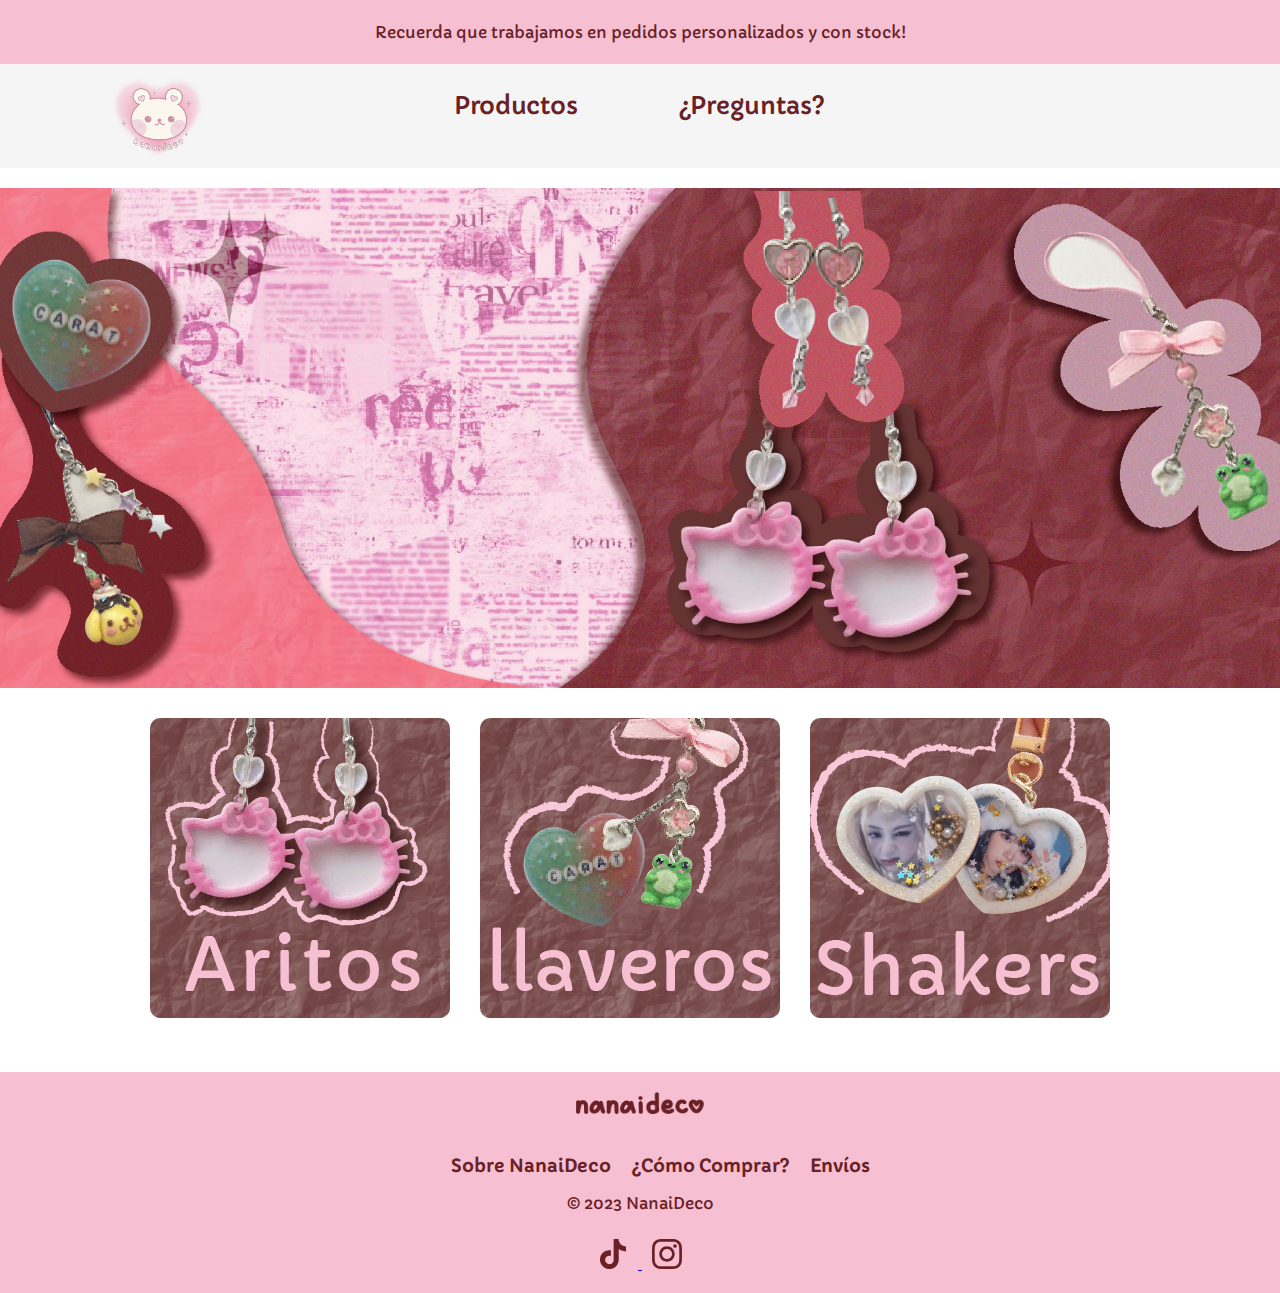
<file: index.html>
<!DOCTYPE html>
<html lang="en">
  <head>
      <meta charset="UTF-8">
      <meta name="viewport" content="width=device-width, initial-scale=1.0">
      <link rel="preconnect" href="https://fonts.googleapis.com">
      <link rel="preconnect" href="https://fonts.gstatic.com" crossorigin>
      <link href="https://fonts.googleapis.com/css2?family=Capriola&family=Nunito&display=swap" rel="stylesheet">
      <link rel="stylesheet" href="https://i.icomoon.io/public/temp/4049182f07/UntitledProject/style.css">
      <link rel="stylesheet" href="styles.css">
      <link rel="shortcut icon" href="content\favicon-16x16-.png">
      <title>NanaiDeco</title>
  </head>
  <body>
    <header>
      <p id="parrafo-header">Recuerda que trabajamos en pedidos personalizados y con stock!</p>
    </header>

    <nav>
      <a href="index.html">
        <img src="content\LogoNanaideco2.png" alt="logonanaideco">
      </a>
      <div>
      <ul class="menu-nav">
        <li class="categorias-nav"><a href="producto.html">Productos</a>
          <ul class="dropdown">
            <li class="subcategorias-nav"><a href="aritos.html">Aritos</a></li>
            <li class="subcategorias-nav"><a href="llaveros.html">Colgantes</a></li>
            <li class="subcategorias-nav"><a href="shakers.html">Shakers</a></li>
          </ul>
        </li>

        <li class="categorias-nav"><a href="FAQ.html">¿Preguntas?</a>
          <ul class="dropdown">
            <li class="subcategorias-nav"><a href="FAQ.html">FAQ</a></li>
            <li class="subcategorias-nav"><a href="https://www.instagram.com/nanaideco/">Contacto</a></li>
            <li class="subcategorias-nav"><a href="sobre-nanai.html">Sobre NanaiDeco</a></li>
          </ul>
        </li>
      </ul>
      </div>
      <div id="inuselessbox"></div>
    </nav>

    <div class="content-banner">
      <div id="hero-banner">
        <img 
        srcset="content\BannerIndex300.jpg 320w,
        content\BannerIndex600.jpg 480w,
        content\BanerIndex.png 800w"

        sizes="(max-width: 320px) 280px,
        (max-width: 480px) 440px,
        800px"
        src="content\BanerIndex.png" 
        alt="Tienda Imagen">
    </div>


      <div class="productos-home">
        <a href="aritos.html"> <img src="content\AritosIndex.png" alt="Aritos"></a>
        <a href="llaveros.html"><img src="content\llaverosIndex.png" alt="Llaveros"></a>
        <a href="shakers.html"><img src="content\ShakersIndex.png" alt="Shakers"></a>
    
      </div>
    </div>

    <footer>
      <a href="index.html">
        <img class="logotipocafe" src="content\logotipo-nanaideco-cafe.png" alt="logo" id="logo-footer"><br>
      </a>
      <ul class="categorias-footer">
        <li><a href="sobre-nanai.html">Sobre NanaiDeco</a></li>
        <li><a href="FAQ.html">¿Cómo Comprar?</a></li>
        <li><a href="FAQ.html">Envíos</a></li>
      </ul>
        <p>© 2023 NanaiDeco</p>
      <div class="redes-sociales-footer">
        <a href="https://www.tiktok.com/@nanaideco" target="_blank">
          <svg version="1.1" xmlns="http://www.w3.org/2000/svg" width="512" height="512" viewBox="0 0 1024 1024">
            <g id="icomoon-ignore"></g>
            <path fill="#692126" d="M534.613 0.853c55.893-0.853 111.36-0.427 166.827-0.853 3.413 65.28 26.88 131.84 74.667 177.92 47.787 47.36 115.2 69.12 180.907 76.373v171.947c-61.44-2.133-123.307-14.933-179.2-41.387-24.32-11.093-46.933-25.173-69.12-39.68-0.427 124.587 0.427 249.173-0.853 373.333-3.413 59.733-23.040 119.040-57.6 168.107-55.893 81.92-152.747 135.253-252.16 136.96-61.013 3.413-122.027-13.227-174.080-43.947-86.187-50.773-146.773-143.787-155.733-243.627-0.853-21.333-1.28-42.667-0.427-63.573 7.68-81.067 47.787-158.72 110.080-211.627 70.827-61.44 169.813-90.88 262.4-73.387 0.853 63.147-1.707 126.293-1.707 189.44-42.24-13.653-91.733-9.813-128.853 15.787-26.88 17.493-47.36 44.373-58.027 74.667-8.96 21.76-6.4 45.653-5.973 68.693 10.24 69.973 77.653 128.853 149.333 122.453 47.787-0.427 93.44-28.16 118.187-68.693 8.107-14.080 17.067-28.587 17.493-45.227 4.267-76.373 2.56-152.32 2.987-228.693 0.427-171.947-0.427-343.467 0.853-514.987z"></path>
          </svg>
        </a>
        <a href="https://www.instagram.com/nanaideco/" target="_blank">
          <svg version="1.1" xmlns="http://www.w3.org/2000/svg" width="512" height="512" viewBox="0 0 512 512">
            <g id="icomoon-ignore"></g>
            <path fill="#692126" d="M256 46.1c68.4 0 76.5 0.3 103.4 1.5 25 1.1 38.5 5.3 47.5 8.8 11.9 4.6 20.5 10.2 29.4 19.1 9 9 14.5 17.5 19.2 29.4 3.5 9 7.7 22.6 8.8 47.5 1.2 27 1.5 35.1 1.5 103.4s-0.3 76.5-1.5 103.4c-1.1 25-5.3 38.5-8.8 47.5-4.6 11.9-10.2 20.5-19.1 29.4-9 9-17.5 14.5-29.4 19.2-9 3.5-22.6 7.7-47.5 8.8-27 1.2-35.1 1.5-103.4 1.5s-76.5-0.3-103.4-1.5c-25-1.1-38.5-5.3-47.5-8.8-11.9-4.6-20.5-10.2-29.4-19.1-9-9-14.5-17.5-19.2-29.4-3.5-9-7.7-22.6-8.8-47.5-1.2-27-1.5-35.1-1.5-103.4s0.3-76.5 1.5-103.4c1.1-25 5.3-38.5 8.8-47.5 4.6-11.9 10.2-20.5 19.1-29.4 9-9 17.5-14.5 29.4-19.2 9-3.5 22.6-7.7 47.5-8.8 26.9-1.2 35-1.5 103.4-1.5zM256 0c-69.5 0-78.2 0.3-105.5 1.5-27.2 1.2-45.9 5.6-62.1 11.9-16.9 6.6-31.2 15.3-45.4 29.6-14.3 14.2-23 28.5-29.6 45.3-6.3 16.3-10.7 34.9-11.9 62.1-1.2 27.4-1.5 36.1-1.5 105.6s0.3 78.2 1.5 105.5c1.2 27.2 5.6 45.9 11.9 62.1 6.6 16.9 15.3 31.2 29.6 45.4 14.2 14.2 28.5 23 45.3 29.5 16.3 6.3 34.9 10.7 62.1 11.9 27.3 1.2 36 1.5 105.5 1.5s78.2-0.3 105.5-1.5c27.2-1.2 45.9-5.6 62.1-11.9 16.8-6.5 31.1-15.3 45.3-29.5s23-28.5 29.5-45.3c6.3-16.3 10.7-34.9 11.9-62.1 1.2-27.3 1.5-36 1.5-105.5s-0.3-78.2-1.5-105.5c-1.2-27.2-5.6-45.9-11.9-62.1-6.3-17-15-31.3-29.3-45.5-14.2-14.2-28.5-23-45.3-29.5-16.3-6.3-34.9-10.7-62.1-11.9-27.4-1.3-36.1-1.6-105.6-1.6v0z"></path>
            <path fill="#692126" d="M256 124.5c-72.6 0-131.5 58.9-131.5 131.5s58.9 131.5 131.5 131.5 131.5-58.9 131.5-131.5c0-72.6-58.9-131.5-131.5-131.5zM256 341.3c-47.1 0-85.3-38.2-85.3-85.3s38.2-85.3 85.3-85.3c47.1 0 85.3 38.2 85.3 85.3s-38.2 85.3-85.3 85.3z"></path>
            <path fill="#692126" d="M423.4 119.3c0 16.955-13.745 30.7-30.7 30.7s-30.7-13.745-30.7-30.7c0-16.955 13.745-30.7 30.7-30.7s30.7 13.745 30.7 30.7z"></path>
          </svg>
        </a>
      </div>
    </footer>
  </body>
</html>
</file>
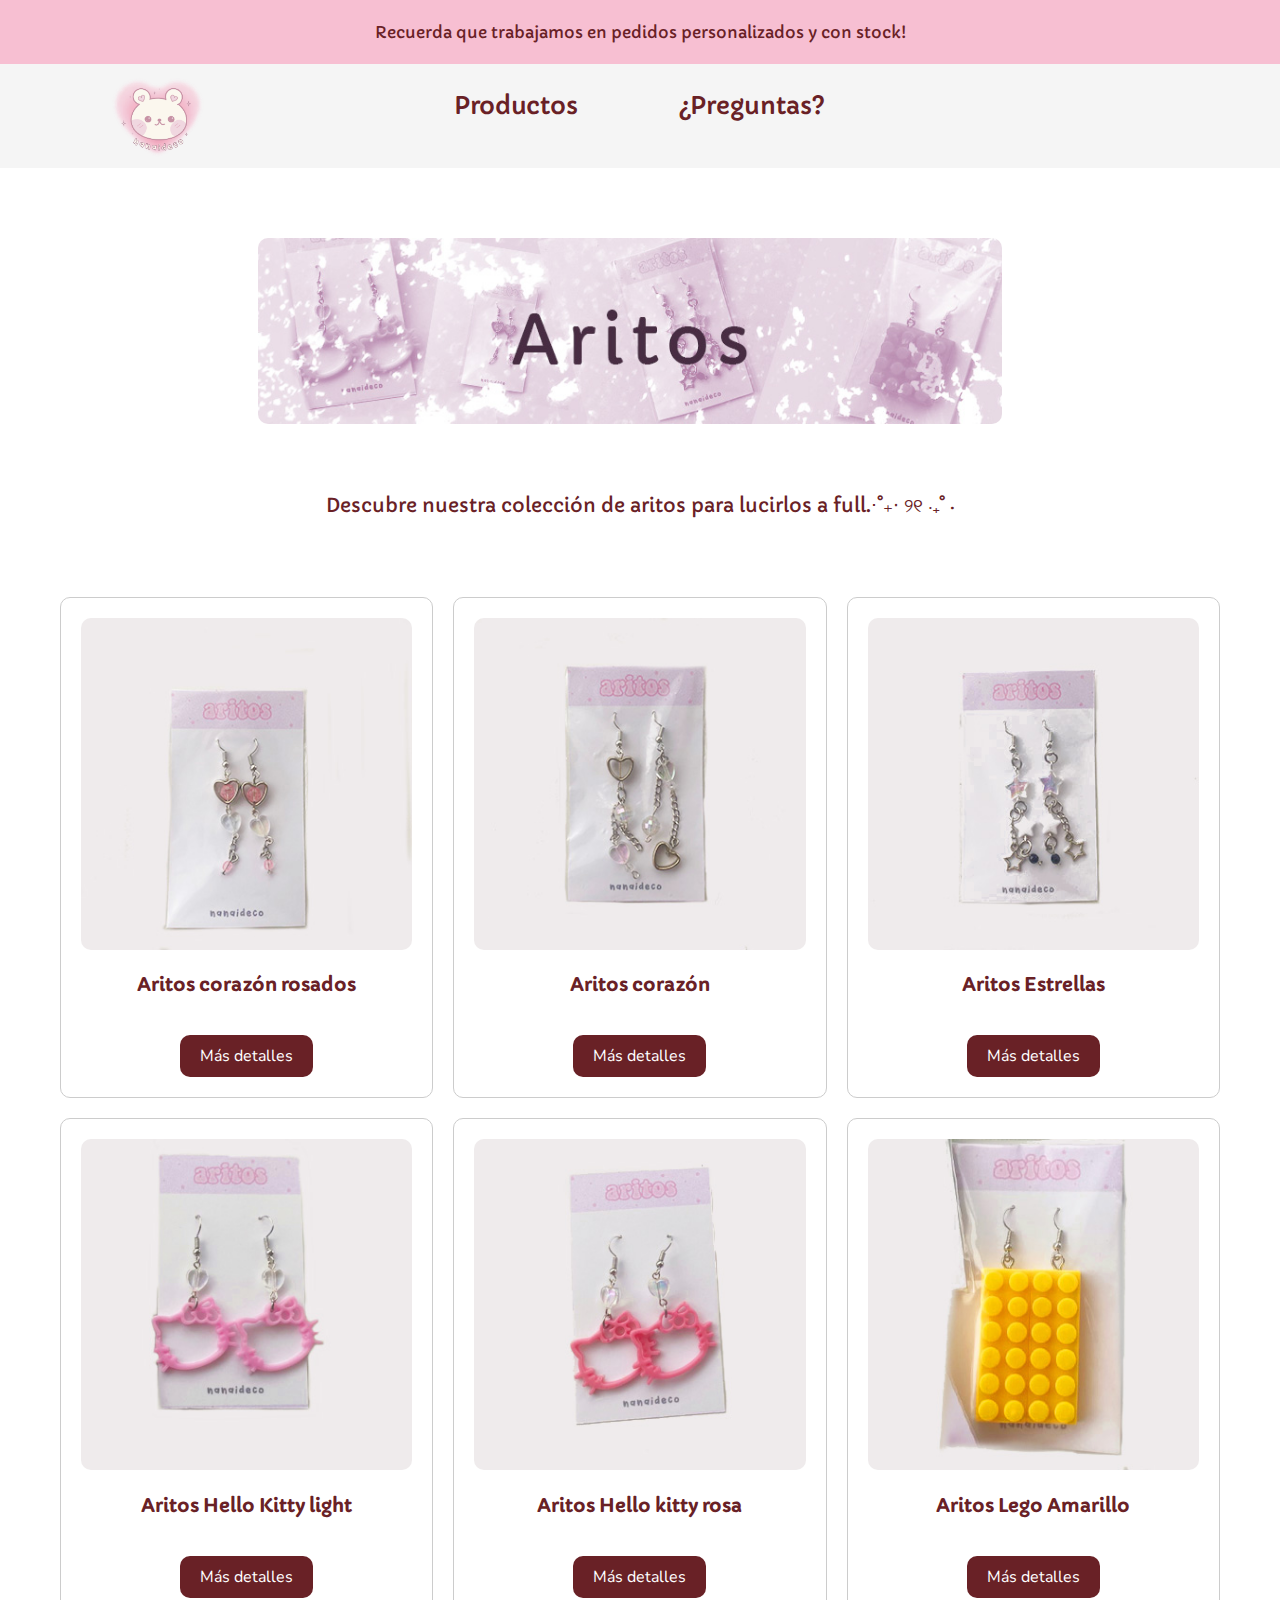
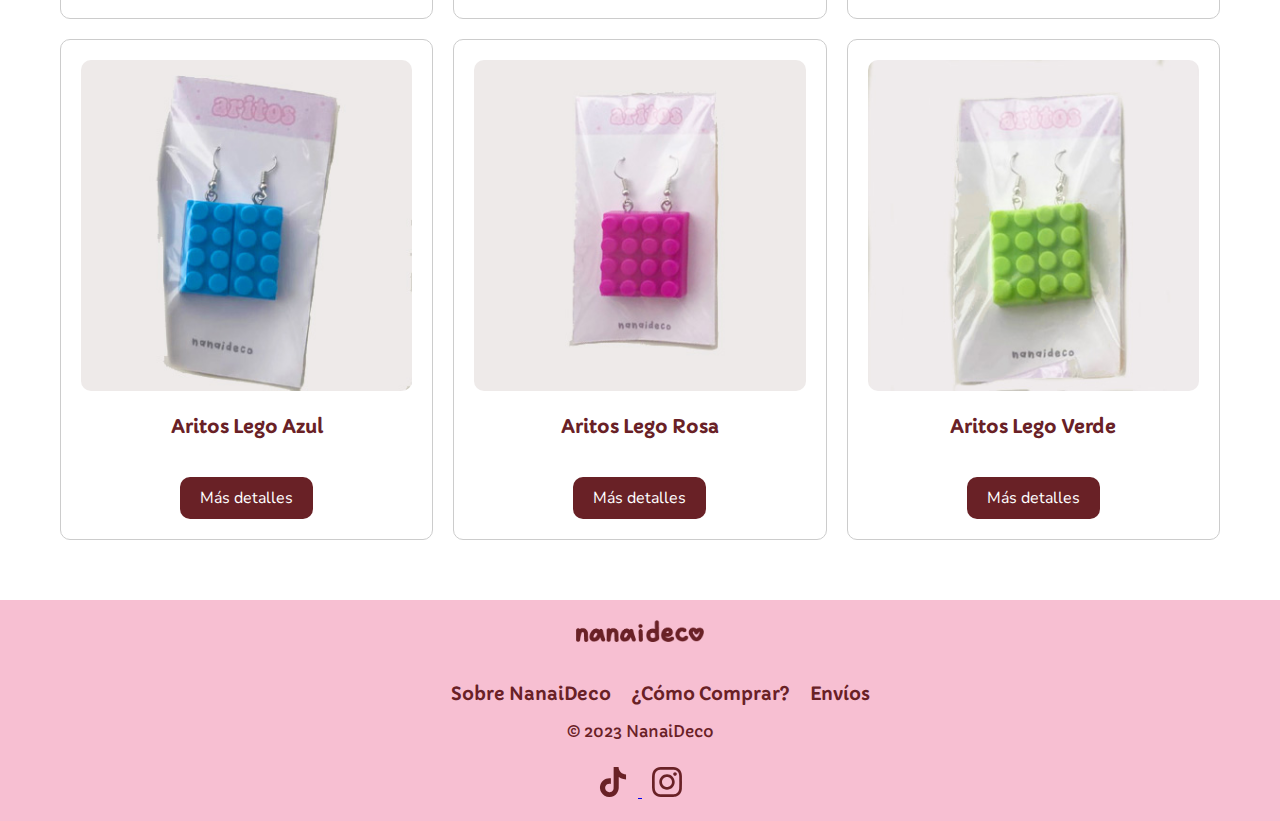
<file: aritos.html>
<!DOCTYPE html>
<html lang="en">
  <head>
    <meta charset="UTF-8">
    <meta name="viewport" content="width=device-width, initial-scale=1.0">
    <link rel="preconnect" href="https://fonts.googleapis.com">
    <link rel="preconnect" href="https://fonts.gstatic.com" crossorigin>
    <link href="https://fonts.googleapis.com/css2?family=Capriola&family=Nunito&display=swap" rel="stylesheet">
    <link rel="stylesheet" href="https://i.icomoon.io/public/temp/4049182f07/UntitledProject/style.css">
    <link rel="stylesheet" href="styles.css">
    <link rel="shortcut icon" href="content\favicon-16x16-.png">
    <title>NanaiDeco-Aritos</title>
  </head>
  <body>
    <header>
      <p id="parrafo-header">Recuerda que trabajamos en pedidos personalizados y con stock!</p>
    </header>

    <nav>
      <a href="index.html">
        <img src="content\LogoNanaideco2.png" alt="logonanaideco">
      </a>
      <div>
        <ul class="menu-nav">
          <li class="categorias-nav"><a href="producto.html">Productos</a>
            <ul class="dropdown">
              <li class="subcategorias-nav"><a href="aritos.html">Aritos</a></li>
              <li class="subcategorias-nav"><a href="llaveros.html">Colgantes</a></li>
              <li class="subcategorias-nav"><a href="shakers.html">Shakers</a></li>
            </ul>
          </li>

          <li class="categorias-nav"><a href="FAQ.html">¿Preguntas?</a>
            <ul class="dropdown">
              <li class="subcategorias-nav"><a href="FAQ.html">FAQ</a></li>
              <li class="subcategorias-nav"><a href="https://www.instagram.com/nanaideco/">Contacto</a></li>
              <li class="subcategorias-nav"><a href="sobre-nanai.html">Sobre NanaiDeco</a></li>
            </ul>
          </li>
        </ul>
      </div>
      <div id="inuselessbox"></div>
    </nav>
    
    <div class="content-banner">
      <div class="banner-products">
      <img src="content\aros\banner aritos.jpg" alt="banner aritos" class="banner">
      </div>
      <p>Descubre nuestra colección de aritos para lucirlos a full.⋅˚₊‧ ୨୧ ‧₊˚ ⋅</p>

      <div class="product-grid">
      
        <div class="product-card">
          <img src="content\aros\Aritos nanaideco-corazon.jpg" alt="Aritos corazón rosados">
          <h3>Aritos corazón rosados</h3>
          <a href="producto-aritos.html">Más detalles</a>
        </div>
  
        <div class="product-card">
          <img src="content\aros\Aritos nanaideco-corazon2.jpg" alt="Aritos corazón">
          <h3>Aritos corazón</h3>
          <a href="producto-aritos.html">Más detalles</a>
        </div>
  
        <div class="product-card">
          <img src="content\aros\Aritos nanaideco-estrellas1.jpg" alt="Aritos Estrellas">
          <h3>Aritos Estrellas</h3>
          <a href="producto-aritos.html">Más detalles</a>
        </div>
  
        <div class="product-card">
          <img src="content\aros\Aritos nanaideco-hellokitty.jpg" alt="Aritos Hello Kitty light">
          <h3>Aritos Hello Kitty light</h3>
          <a href="producto-aritos.html">Más detalles</a>
        </div> 
  
        <div class="product-card">
          <img src="content\aros\Aritos nanaideco-hellokitty2.jpg" alt="Aritos Hello kitty rosa">
          <h3>Aritos Hello kitty rosa</h3>
          <a href="producto-aritos.html">Más detalles</a>
        </div> 
  
        <div class="product-card">
          <img src="content\aros\Aritos nanaideco-legoamarillo.jpg" alt="Aritos Lego Amarillo">
          <h3>Aritos Lego Amarillo</h3>
          <a href="producto-aritos.html">Más detalles</a>
        </div>  
  
        <div class="product-card">
          <img src="content\aros\Aritos nanaideco-legoazul.jpg" alt="Aritos Lego Azul">
          <h3>Aritos Lego Azul</h3>
          <a href="producto-aritos.html">Más detalles</a>
        </div> 
  
        <div class="product-card">
          <img src="content\aros\Aritos nanaideco-legorosado.jpg" alt="Aritos Lego Rosa">
          <h3>Aritos Lego Rosa</h3>
          <a href="producto-aritos.html">Más detalles</a>
        </div> 
  
        <div class="product-card">
          <img src="content\aros\Aritos nanaideco-legoverde.jpg" alt="Aritos Lego Verde">
          <h3>Aritos Lego Verde</h3>
          <a href="producto-aritos.html">Más detalles</a>
        </div>  
      </div>
    </div>

    <footer>
      <a href="index.html">
        <img class="logotipocafe" src="content\logotipo-nanaideco-cafe.png" alt="logo" id="logo-footer"><br>
      </a>
      <ul class="categorias-footer">
        <li><a href="sobre-nanai.html">Sobre NanaiDeco</a></li>
        <li><a href="FAQ.html">¿Cómo Comprar?</a></li>
        <li><a href="FAQ.html">Envíos</a></li>
      </ul>
        <p>© 2023 NanaiDeco</p>
      <div class="redes-sociales-footer">
        <a href="https://www.tiktok.com/@nanaideco" target="_blank">
          <svg version="1.1" xmlns="http://www.w3.org/2000/svg" width="512" height="512" viewBox="0 0 1024 1024">
            <g id="icomoon-ignore"></g>
            <path fill="#692126" d="M534.613 0.853c55.893-0.853 111.36-0.427 166.827-0.853 3.413 65.28 26.88 131.84 74.667 177.92 47.787 47.36 115.2 69.12 180.907 76.373v171.947c-61.44-2.133-123.307-14.933-179.2-41.387-24.32-11.093-46.933-25.173-69.12-39.68-0.427 124.587 0.427 249.173-0.853 373.333-3.413 59.733-23.040 119.040-57.6 168.107-55.893 81.92-152.747 135.253-252.16 136.96-61.013 3.413-122.027-13.227-174.080-43.947-86.187-50.773-146.773-143.787-155.733-243.627-0.853-21.333-1.28-42.667-0.427-63.573 7.68-81.067 47.787-158.72 110.080-211.627 70.827-61.44 169.813-90.88 262.4-73.387 0.853 63.147-1.707 126.293-1.707 189.44-42.24-13.653-91.733-9.813-128.853 15.787-26.88 17.493-47.36 44.373-58.027 74.667-8.96 21.76-6.4 45.653-5.973 68.693 10.24 69.973 77.653 128.853 149.333 122.453 47.787-0.427 93.44-28.16 118.187-68.693 8.107-14.080 17.067-28.587 17.493-45.227 4.267-76.373 2.56-152.32 2.987-228.693 0.427-171.947-0.427-343.467 0.853-514.987z"></path>
          </svg>
        </a>
        <a href="https://www.instagram.com/nanaideco/" target="_blank">
          <svg version="1.1" xmlns="http://www.w3.org/2000/svg" width="512" height="512" viewBox="0 0 512 512">
            <g id="icomoon-ignore"></g>
            <path fill="#692126" d="M256 46.1c68.4 0 76.5 0.3 103.4 1.5 25 1.1 38.5 5.3 47.5 8.8 11.9 4.6 20.5 10.2 29.4 19.1 9 9 14.5 17.5 19.2 29.4 3.5 9 7.7 22.6 8.8 47.5 1.2 27 1.5 35.1 1.5 103.4s-0.3 76.5-1.5 103.4c-1.1 25-5.3 38.5-8.8 47.5-4.6 11.9-10.2 20.5-19.1 29.4-9 9-17.5 14.5-29.4 19.2-9 3.5-22.6 7.7-47.5 8.8-27 1.2-35.1 1.5-103.4 1.5s-76.5-0.3-103.4-1.5c-25-1.1-38.5-5.3-47.5-8.8-11.9-4.6-20.5-10.2-29.4-19.1-9-9-14.5-17.5-19.2-29.4-3.5-9-7.7-22.6-8.8-47.5-1.2-27-1.5-35.1-1.5-103.4s0.3-76.5 1.5-103.4c1.1-25 5.3-38.5 8.8-47.5 4.6-11.9 10.2-20.5 19.1-29.4 9-9 17.5-14.5 29.4-19.2 9-3.5 22.6-7.7 47.5-8.8 26.9-1.2 35-1.5 103.4-1.5zM256 0c-69.5 0-78.2 0.3-105.5 1.5-27.2 1.2-45.9 5.6-62.1 11.9-16.9 6.6-31.2 15.3-45.4 29.6-14.3 14.2-23 28.5-29.6 45.3-6.3 16.3-10.7 34.9-11.9 62.1-1.2 27.4-1.5 36.1-1.5 105.6s0.3 78.2 1.5 105.5c1.2 27.2 5.6 45.9 11.9 62.1 6.6 16.9 15.3 31.2 29.6 45.4 14.2 14.2 28.5 23 45.3 29.5 16.3 6.3 34.9 10.7 62.1 11.9 27.3 1.2 36 1.5 105.5 1.5s78.2-0.3 105.5-1.5c27.2-1.2 45.9-5.6 62.1-11.9 16.8-6.5 31.1-15.3 45.3-29.5s23-28.5 29.5-45.3c6.3-16.3 10.7-34.9 11.9-62.1 1.2-27.3 1.5-36 1.5-105.5s-0.3-78.2-1.5-105.5c-1.2-27.2-5.6-45.9-11.9-62.1-6.3-17-15-31.3-29.3-45.5-14.2-14.2-28.5-23-45.3-29.5-16.3-6.3-34.9-10.7-62.1-11.9-27.4-1.3-36.1-1.6-105.6-1.6v0z"></path>
            <path fill="#692126" d="M256 124.5c-72.6 0-131.5 58.9-131.5 131.5s58.9 131.5 131.5 131.5 131.5-58.9 131.5-131.5c0-72.6-58.9-131.5-131.5-131.5zM256 341.3c-47.1 0-85.3-38.2-85.3-85.3s38.2-85.3 85.3-85.3c47.1 0 85.3 38.2 85.3 85.3s-38.2 85.3-85.3 85.3z"></path>
            <path fill="#692126" d="M423.4 119.3c0 16.955-13.745 30.7-30.7 30.7s-30.7-13.745-30.7-30.7c0-16.955 13.745-30.7 30.7-30.7s30.7 13.745 30.7 30.7z"></path>
          </svg>
        </a>
      </div>
    </footer>
  </body>
</html>
</file>
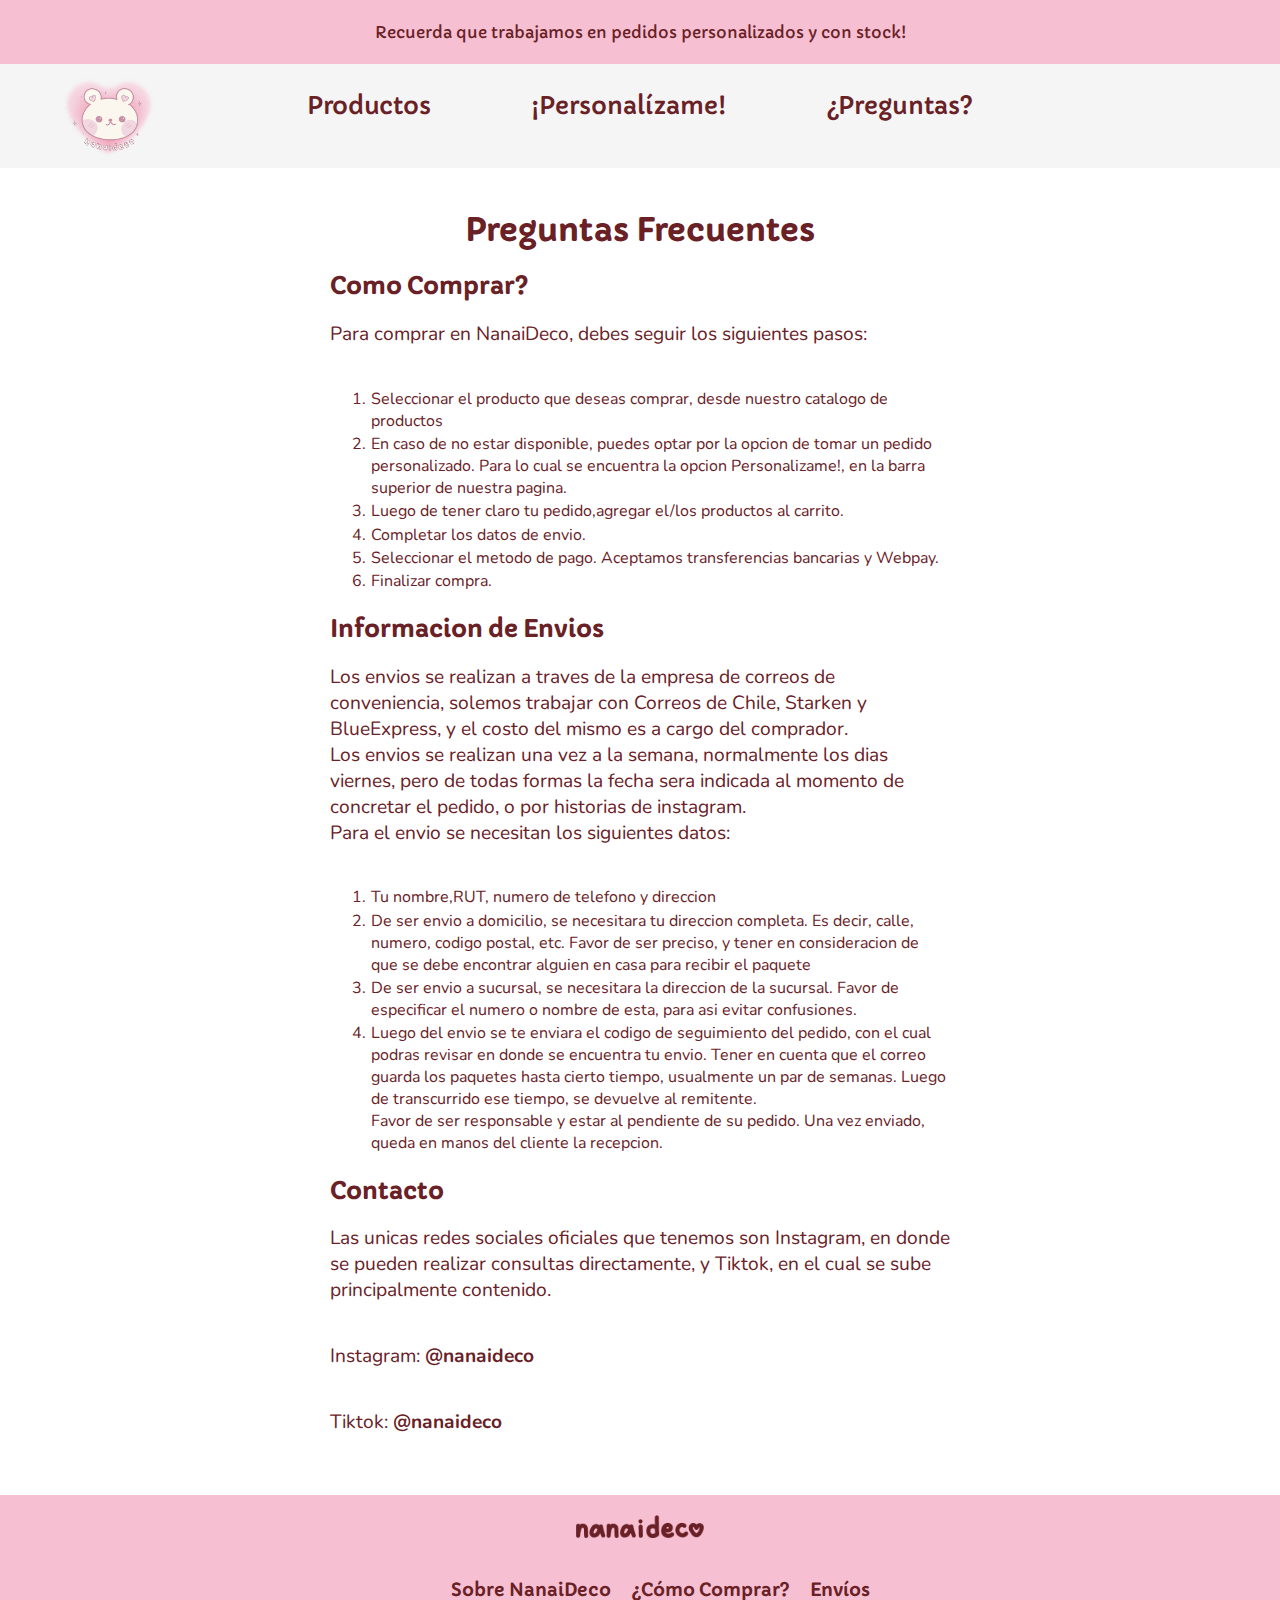
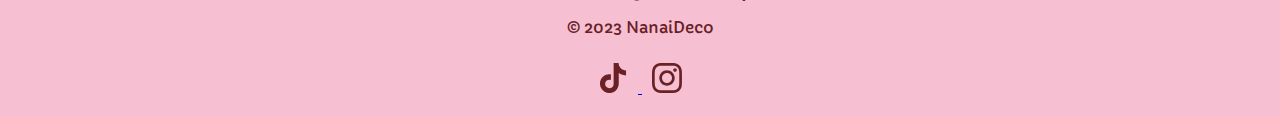
<file: FAQ.html>
<!DOCTYPE html>
<html lang="en">
  <head>
    <meta charset="UTF-8">
    <meta name="viewport" content="width=device-width, initial-scale=1.0">
    <link rel="preconnect" href="https://fonts.googleapis.com">
    <link rel="preconnect" href="https://fonts.gstatic.com" crossorigin>
    <link href="https://fonts.googleapis.com/css2?family=Capriola&family=Nunito&display=swap" rel="stylesheet">
    <link rel="stylesheet" href="https://i.icomoon.io/public/temp/560167b89a/UntitledProject/style.css">    <link rel="stylesheet" href="styles.css">
    <title>NanaiDeco</title>
  </head>
  <body>
    <header>
      <p id="parrafo-header">Recuerda que trabajamos en pedidos personalizados y con stock!</p>
    </header>

    <nav>
      <a href="index.html">
        <img src="content\LogoNanaideco2.png" alt="logonanaideco">
      </a>
      <div>
        <ul class="menu-nav">
          <li class="categorias-nav"><a href="producto.html">Productos</a>
            <ul class="dropdown">
              <li class="subcategorias-nav"><a href="aritos.html">Aritos</a></li>
              <li class="subcategorias-nav"><a href="llaveros.html">Colgantes</a></li>
              <li class="subcategorias-nav"><a href="shakers.html">Shakers</a></li>
            </ul>
          </li>

          <li class="categorias-nav"><a href="producto.html">¡Personalízame!</a></li>

          <li class="categorias-nav"><a href="FAQ.html">¿Preguntas?</a>
            <ul class="dropdown">
              <li class="subcategorias-nav"><a href="FAQ.html">FAQ</a></li>
              <li class="subcategorias-nav"><a href="https://www.instagram.com/nanaideco/">Contacto</a></li>
              <li class="subcategorias-nav"><a href="sobre-nanai.html">Sobre NanaiDeco</a></li>
            </ul>
          </li>
        </ul>
      </div>
      <div id="inuselessbox"></div>
    </nav>

    <div class="content-banner">
      <div id="faq-content">
        <h1>Preguntas Frecuentes</h1> 
        <h2>Como Comprar?</h2>
        <p>Para comprar en NanaiDeco, debes seguir los siguientes pasos:</p>
        <ol>
          <li>Seleccionar el producto que deseas comprar, desde nuestro catalogo de productos</li>
          <li>En caso de no estar disponible, puedes optar por la opcion de tomar un pedido personalizado. Para lo cual se encuentra la opcion Personalizame!, en la barra superior de nuestra pagina.</li>
          <li>Luego de tener claro tu pedido,agregar el/los productos al carrito.</li>
          <li>Completar los datos de envio.</li>
          <li>Seleccionar el metodo de pago. Aceptamos transferencias bancarias y Webpay.</li>
          <li>Finalizar compra.</li>
        </ol>

        <h2>Informacion de Envios</h2>
        <p>Los envios se realizan a traves de la empresa de correos de conveniencia, solemos trabajar con Correos de Chile, Starken y BlueExpress, y el costo del mismo es a cargo del comprador.<br>Los envios se realizan una vez a la semana, normalmente los dias viernes, pero de todas formas la fecha sera indicada al momento de concretar el pedido, o por historias de instagram. <br> Para el envio se necesitan los siguientes datos:</p>
        <ol>
          <li>Tu nombre,RUT, numero de telefono y direccion</li>
          <li>De ser envio a domicilio, se necesitara tu direccion completa. Es decir, calle, numero, codigo postal, etc. Favor de ser preciso, y tener en consideracion de que se debe encontrar alguien en casa para recibir el paquete</li>
          <li>De ser envio a sucursal, se necesitara la direccion de la sucursal. Favor de especificar el numero o nombre de esta, para asi evitar confusiones.</li>
          <li>Luego del envio se te enviara el codigo de seguimiento del pedido, con el cual podras revisar en donde se encuentra tu envio. Tener en cuenta que el correo guarda los paquetes hasta cierto tiempo, usualmente un par de semanas. Luego de transcurrido ese tiempo, se devuelve al remitente. <br>Favor de ser responsable y estar al pendiente de su pedido. Una vez enviado, queda en manos del cliente la recepcion.</li>
        </ol>
        <h2>Contacto</h2>
        <p>Las unicas redes sociales oficiales que tenemos son Instagram, en donde se pueden realizar consultas directamente, y Tiktok, en el cual se sube principalmente contenido.</p>
        <p>Instagram: <a href="https://www.instagram.com/nanaideco/" target="_blank">@nanaideco</a></p>
        <p>Tiktok: <a href="https://www.tiktok.com/@nanaideco" target="_blank">@nanaideco</a></p>
      </div>
    </div>

    <footer>
      <a href="index.html">
        <img class="logotipocafe" src="content\logotipo-nanaideco-cafe.png" alt="logo" id="logo-footer"><br>
      </a>
      <ul class="categorias-footer">
        <li><a>Sobre NanaiDeco</a></li>
        <li><a>¿Cómo Comprar?</a></li>
        <li><a>Envíos</a></li>
      </ul>
        <p>© 2023 NanaiDeco</p>
      <div class="redes-sociales-footer">
        <a href="https://www.instagram.com/nanaideco/" target="_blank">
          <svg version="1.1" xmlns="http://www.w3.org/2000/svg" width="512" height="512" viewBox="0 0 1024 1024">
            <g id="icomoon-ignore"></g>
            <path fill="#692126" d="M534.613 0.853c55.893-0.853 111.36-0.427 166.827-0.853 3.413 65.28 26.88 131.84 74.667 177.92 47.787 47.36 115.2 69.12 180.907 76.373v171.947c-61.44-2.133-123.307-14.933-179.2-41.387-24.32-11.093-46.933-25.173-69.12-39.68-0.427 124.587 0.427 249.173-0.853 373.333-3.413 59.733-23.040 119.040-57.6 168.107-55.893 81.92-152.747 135.253-252.16 136.96-61.013 3.413-122.027-13.227-174.080-43.947-86.187-50.773-146.773-143.787-155.733-243.627-0.853-21.333-1.28-42.667-0.427-63.573 7.68-81.067 47.787-158.72 110.080-211.627 70.827-61.44 169.813-90.88 262.4-73.387 0.853 63.147-1.707 126.293-1.707 189.44-42.24-13.653-91.733-9.813-128.853 15.787-26.88 17.493-47.36 44.373-58.027 74.667-8.96 21.76-6.4 45.653-5.973 68.693 10.24 69.973 77.653 128.853 149.333 122.453 47.787-0.427 93.44-28.16 118.187-68.693 8.107-14.080 17.067-28.587 17.493-45.227 4.267-76.373 2.56-152.32 2.987-228.693 0.427-171.947-0.427-343.467 0.853-514.987z"></path>
          </svg>
        </a>
        <a href="https://www.tiktok.com/@nanaideco" target="_blank">
          <svg version="1.1" xmlns="http://www.w3.org/2000/svg" width="512" height="512" viewBox="0 0 512 512">
            <g id="icomoon-ignore"></g>
            <path fill="#692126" d="M256 46.1c68.4 0 76.5 0.3 103.4 1.5 25 1.1 38.5 5.3 47.5 8.8 11.9 4.6 20.5 10.2 29.4 19.1 9 9 14.5 17.5 19.2 29.4 3.5 9 7.7 22.6 8.8 47.5 1.2 27 1.5 35.1 1.5 103.4s-0.3 76.5-1.5 103.4c-1.1 25-5.3 38.5-8.8 47.5-4.6 11.9-10.2 20.5-19.1 29.4-9 9-17.5 14.5-29.4 19.2-9 3.5-22.6 7.7-47.5 8.8-27 1.2-35.1 1.5-103.4 1.5s-76.5-0.3-103.4-1.5c-25-1.1-38.5-5.3-47.5-8.8-11.9-4.6-20.5-10.2-29.4-19.1-9-9-14.5-17.5-19.2-29.4-3.5-9-7.7-22.6-8.8-47.5-1.2-27-1.5-35.1-1.5-103.4s0.3-76.5 1.5-103.4c1.1-25 5.3-38.5 8.8-47.5 4.6-11.9 10.2-20.5 19.1-29.4 9-9 17.5-14.5 29.4-19.2 9-3.5 22.6-7.7 47.5-8.8 26.9-1.2 35-1.5 103.4-1.5zM256 0c-69.5 0-78.2 0.3-105.5 1.5-27.2 1.2-45.9 5.6-62.1 11.9-16.9 6.6-31.2 15.3-45.4 29.6-14.3 14.2-23 28.5-29.6 45.3-6.3 16.3-10.7 34.9-11.9 62.1-1.2 27.4-1.5 36.1-1.5 105.6s0.3 78.2 1.5 105.5c1.2 27.2 5.6 45.9 11.9 62.1 6.6 16.9 15.3 31.2 29.6 45.4 14.2 14.2 28.5 23 45.3 29.5 16.3 6.3 34.9 10.7 62.1 11.9 27.3 1.2 36 1.5 105.5 1.5s78.2-0.3 105.5-1.5c27.2-1.2 45.9-5.6 62.1-11.9 16.8-6.5 31.1-15.3 45.3-29.5s23-28.5 29.5-45.3c6.3-16.3 10.7-34.9 11.9-62.1 1.2-27.3 1.5-36 1.5-105.5s-0.3-78.2-1.5-105.5c-1.2-27.2-5.6-45.9-11.9-62.1-6.3-17-15-31.3-29.3-45.5-14.2-14.2-28.5-23-45.3-29.5-16.3-6.3-34.9-10.7-62.1-11.9-27.4-1.3-36.1-1.6-105.6-1.6v0z"></path>
            <path fill="#692126" d="M256 124.5c-72.6 0-131.5 58.9-131.5 131.5s58.9 131.5 131.5 131.5 131.5-58.9 131.5-131.5c0-72.6-58.9-131.5-131.5-131.5zM256 341.3c-47.1 0-85.3-38.2-85.3-85.3s38.2-85.3 85.3-85.3c47.1 0 85.3 38.2 85.3 85.3s-38.2 85.3-85.3 85.3z"></path>
            <path fill="#692126" d="M423.4 119.3c0 16.955-13.745 30.7-30.7 30.7s-30.7-13.745-30.7-30.7c0-16.955 13.745-30.7 30.7-30.7s30.7 13.745 30.7 30.7z"></path>
          </svg>
        </a>
      </div>
    </footer>
  </body>
</html>
</file>
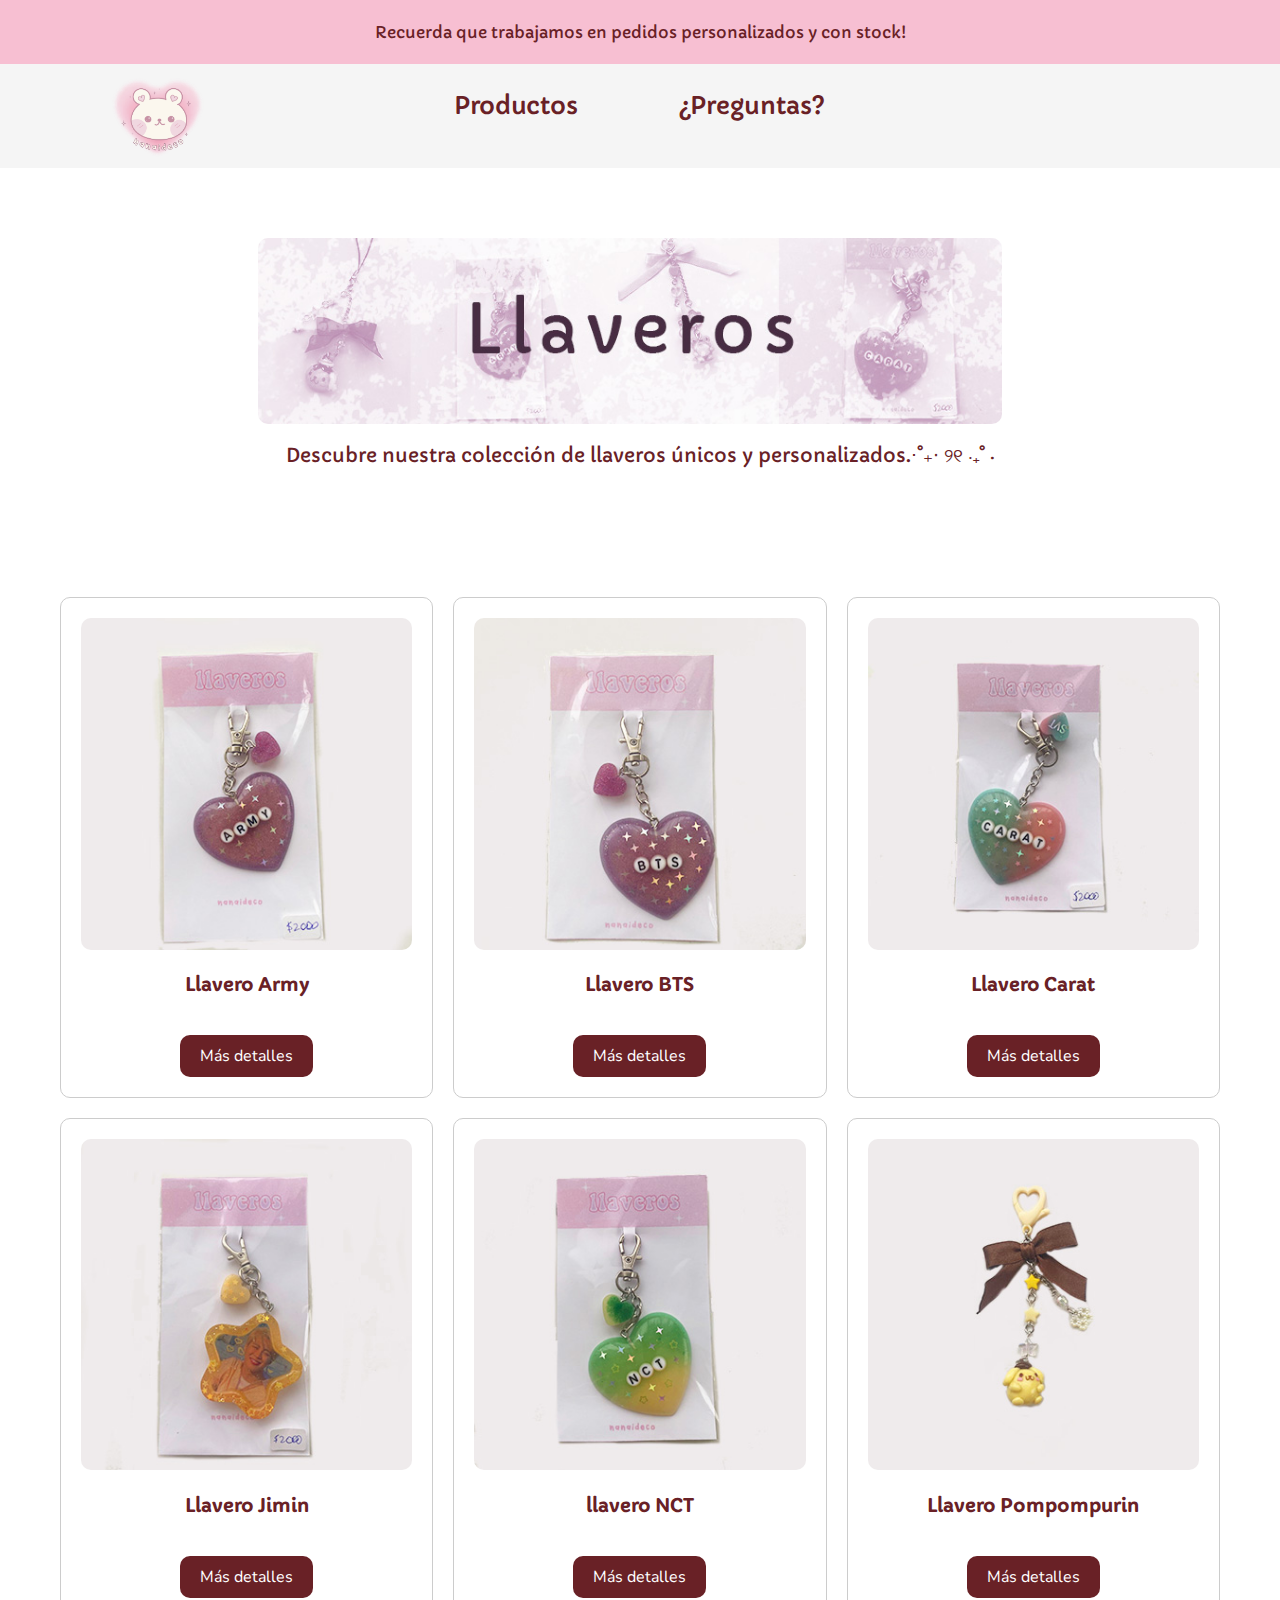
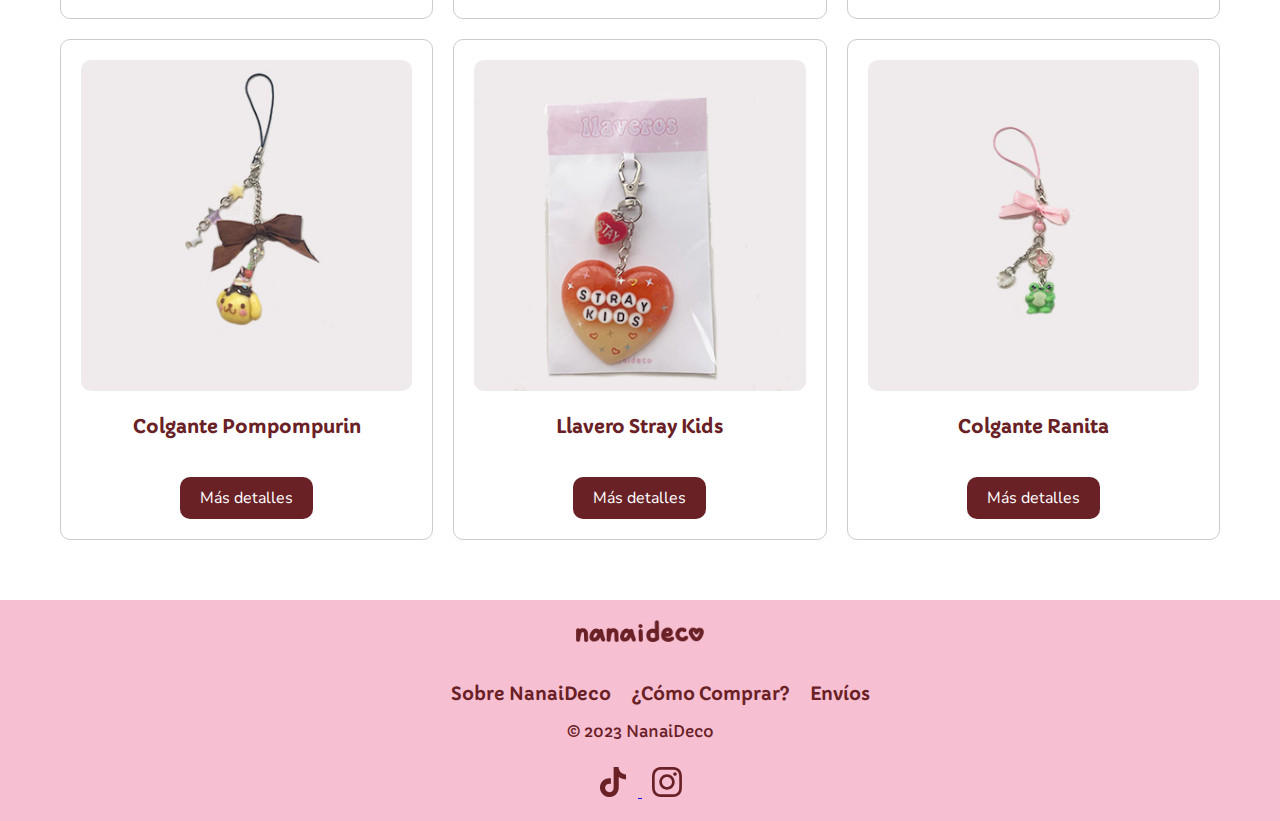
<file: llaveros.html>
<!DOCTYPE html>
<html lang="en">
  <head>
      <meta charset="UTF-8">
      <meta name="viewport" content="width=device-width, initial-scale=1.0">
      <link rel="preconnect" href="https://fonts.googleapis.com">
      <link rel="preconnect" href="https://fonts.gstatic.com" crossorigin>
      <link href="https://fonts.googleapis.com/css2?family=Capriola&family=Nunito&display=swap" rel="stylesheet">
      <link rel="stylesheet" href="https://i.icomoon.io/public/temp/4049182f07/UntitledProject/style.css">
      <link rel="stylesheet" href="styles.css">
      <link rel="shortcut icon" href="content\favicon-16x16-.png">
      <title>NanaiDeco-Llaveros</title>
  </head>
  <body>
    <header>
      <p id="parrafo-header">Recuerda que trabajamos en pedidos personalizados y con stock!</p>
    </header>

    <nav>
      <a href="index.html">
        <img src="content\LogoNanaideco2.png" alt="logonanaideco">
      </a>
      <div>
        <ul class="menu-nav">
          <li class="categorias-nav"><a href="producto.html">Productos</a>
            <ul class="dropdown">
              <li class="subcategorias-nav"><a href="aritos.html">Aritos</a></li>
              <li class="subcategorias-nav"><a href="llaveros.html">Colgantes</a></li>
              <li class="subcategorias-nav"><a href="shakers.html">Shakers</a></li>
            </ul>
          </li>

          <li class="categorias-nav"><a href="FAQ.html">¿Preguntas?</a>
            <ul class="dropdown">
              <li class="subcategorias-nav"><a href="FAQ.html">FAQ</a></li>
              <li class="subcategorias-nav"><a href="https://www.instagram.com/nanaideco/">Contacto</a></li>
              <li class="subcategorias-nav"><a href="sobre-nanai.html">Sobre NanaiDeco</a></li>
            </ul>
          </li>
        </ul>
      </div>
      <div id="inuselessbox"></div>
    </nav>

    <div class="content-banner">
     <div class="banner-products">
      <img src="content\colgantes\Banner llaveros.jpg" alt="banner Llaveros" class="banner">
      <p>Descubre nuestra colección de llaveros únicos y personalizados.⋅˚₊‧ ୨୧ ‧₊˚ ⋅</p>
     </div>
      
      <div class="product-grid">
       
        <div class="product-card">
            <img src="content\colgantes\Llavero nanaideco-army.jpg" alt="Llavero Army">
            <h3>Llavero Army</h3>
            <a href="producto-llaveros.html">Más detalles</a>
        </div>

        <div class="product-card">
          <img src="content\colgantes\Llavero nanaideco-bts.jpg" alt="Llavero BTS">
          <h3>Llavero BTS</h3>
          <a href="producto-llaveros.html">Más detalles</a>
        </div>

        <div class="product-card">
          <img src="content\colgantes\Llavero nanaideco-carat.jpg" alt="Llavero Carat">
          <h3>Llavero Carat</h3>
          <a href="producto-llaveros.html">Más detalles</a>
        </div>

        <div class="product-card">
          <img src="content\colgantes\Llavero nanaideco-jimy.jpg" alt="Llavero Jimin">
          <h3>Llavero Jimin</h3>
          <a href="producto-llaveros.html">Más detalles</a>
        </div> 

        <div class="product-card">
          <img src="content\colgantes\Llavero nanaideco-nctu.jpg" alt="llavero NCT">
          <h3>llavero NCT</h3>
          <a href="producto-llaveros.html">Más detalles</a>
        </div> 

        <div class="product-card">
          <img src="content\colgantes\Llavero nanaideco-pompompurin1.jpg" alt="Llavero Pompompurin">
          <h3>Llavero Pompompurin</h3>
          <a href="producto-llaveros.html">Más detalles</a>
        </div>  

        <div class="product-card">
          <img src="content\colgantes\Llavero nanaideco-pompompurin2.jpg" alt="Colgante Pompompurin">
          <h3>Colgante Pompompurin</h3>
          <a href="producto-llaveros.html">Más detalles</a>
        </div> 

        <div class="product-card">
          <img src="content\colgantes\Llavero nanaideco-straykids.jpg" alt="Llavero Stray Kids">
          <h3>Llavero Stray Kids</h3>
          <a href="producto-llaveros.html">Más detalles</a>
        </div> 

        <div class="product-card">
          <img src="content\colgantes\Llavero nanaideco-ranita2.jpg" alt="Colgante Ranita">
          <h3>Colgante Ranita</h3>
          <a href="producto-llaveros.html">Más detalles</a>
        </div>  
      </div>
    </div>
    <footer>
      <a href="index.html">
        <img class="logotipocafe" src="content\logotipo-nanaideco-cafe.png" alt="logo" id="logo-footer"><br>
      </a>
      <ul class="categorias-footer">
        <li><a href="sobre-nanai.html">Sobre NanaiDeco</a></li>
        <li><a href="FAQ.html">¿Cómo Comprar?</a></li>
        <li><a href="FAQ.html">Envíos</a></li>
      </ul>
        <p>© 2023 NanaiDeco</p>
      <div class="redes-sociales-footer">
        <a href="https://www.tiktok.com/@nanaideco" target="_blank">
          <svg version="1.1" xmlns="http://www.w3.org/2000/svg" width="512" height="512" viewBox="0 0 1024 1024">
            <g id="icomoon-ignore"></g>
            <path fill="#692126" d="M534.613 0.853c55.893-0.853 111.36-0.427 166.827-0.853 3.413 65.28 26.88 131.84 74.667 177.92 47.787 47.36 115.2 69.12 180.907 76.373v171.947c-61.44-2.133-123.307-14.933-179.2-41.387-24.32-11.093-46.933-25.173-69.12-39.68-0.427 124.587 0.427 249.173-0.853 373.333-3.413 59.733-23.040 119.040-57.6 168.107-55.893 81.92-152.747 135.253-252.16 136.96-61.013 3.413-122.027-13.227-174.080-43.947-86.187-50.773-146.773-143.787-155.733-243.627-0.853-21.333-1.28-42.667-0.427-63.573 7.68-81.067 47.787-158.72 110.080-211.627 70.827-61.44 169.813-90.88 262.4-73.387 0.853 63.147-1.707 126.293-1.707 189.44-42.24-13.653-91.733-9.813-128.853 15.787-26.88 17.493-47.36 44.373-58.027 74.667-8.96 21.76-6.4 45.653-5.973 68.693 10.24 69.973 77.653 128.853 149.333 122.453 47.787-0.427 93.44-28.16 118.187-68.693 8.107-14.080 17.067-28.587 17.493-45.227 4.267-76.373 2.56-152.32 2.987-228.693 0.427-171.947-0.427-343.467 0.853-514.987z"></path>
          </svg>
        </a>
        <a href="https://www.instagram.com/nanaideco/" target="_blank">
          <svg version="1.1" xmlns="http://www.w3.org/2000/svg" width="512" height="512" viewBox="0 0 512 512">
            <g id="icomoon-ignore"></g>
            <path fill="#692126" d="M256 46.1c68.4 0 76.5 0.3 103.4 1.5 25 1.1 38.5 5.3 47.5 8.8 11.9 4.6 20.5 10.2 29.4 19.1 9 9 14.5 17.5 19.2 29.4 3.5 9 7.7 22.6 8.8 47.5 1.2 27 1.5 35.1 1.5 103.4s-0.3 76.5-1.5 103.4c-1.1 25-5.3 38.5-8.8 47.5-4.6 11.9-10.2 20.5-19.1 29.4-9 9-17.5 14.5-29.4 19.2-9 3.5-22.6 7.7-47.5 8.8-27 1.2-35.1 1.5-103.4 1.5s-76.5-0.3-103.4-1.5c-25-1.1-38.5-5.3-47.5-8.8-11.9-4.6-20.5-10.2-29.4-19.1-9-9-14.5-17.5-19.2-29.4-3.5-9-7.7-22.6-8.8-47.5-1.2-27-1.5-35.1-1.5-103.4s0.3-76.5 1.5-103.4c1.1-25 5.3-38.5 8.8-47.5 4.6-11.9 10.2-20.5 19.1-29.4 9-9 17.5-14.5 29.4-19.2 9-3.5 22.6-7.7 47.5-8.8 26.9-1.2 35-1.5 103.4-1.5zM256 0c-69.5 0-78.2 0.3-105.5 1.5-27.2 1.2-45.9 5.6-62.1 11.9-16.9 6.6-31.2 15.3-45.4 29.6-14.3 14.2-23 28.5-29.6 45.3-6.3 16.3-10.7 34.9-11.9 62.1-1.2 27.4-1.5 36.1-1.5 105.6s0.3 78.2 1.5 105.5c1.2 27.2 5.6 45.9 11.9 62.1 6.6 16.9 15.3 31.2 29.6 45.4 14.2 14.2 28.5 23 45.3 29.5 16.3 6.3 34.9 10.7 62.1 11.9 27.3 1.2 36 1.5 105.5 1.5s78.2-0.3 105.5-1.5c27.2-1.2 45.9-5.6 62.1-11.9 16.8-6.5 31.1-15.3 45.3-29.5s23-28.5 29.5-45.3c6.3-16.3 10.7-34.9 11.9-62.1 1.2-27.3 1.5-36 1.5-105.5s-0.3-78.2-1.5-105.5c-1.2-27.2-5.6-45.9-11.9-62.1-6.3-17-15-31.3-29.3-45.5-14.2-14.2-28.5-23-45.3-29.5-16.3-6.3-34.9-10.7-62.1-11.9-27.4-1.3-36.1-1.6-105.6-1.6v0z"></path>
            <path fill="#692126" d="M256 124.5c-72.6 0-131.5 58.9-131.5 131.5s58.9 131.5 131.5 131.5 131.5-58.9 131.5-131.5c0-72.6-58.9-131.5-131.5-131.5zM256 341.3c-47.1 0-85.3-38.2-85.3-85.3s38.2-85.3 85.3-85.3c47.1 0 85.3 38.2 85.3 85.3s-38.2 85.3-85.3 85.3z"></path>
            <path fill="#692126" d="M423.4 119.3c0 16.955-13.745 30.7-30.7 30.7s-30.7-13.745-30.7-30.7c0-16.955 13.745-30.7 30.7-30.7s30.7 13.745 30.7 30.7z"></path>
          </svg>
        </a>
      </div>
    </footer>
  </body>
</html>
</file>
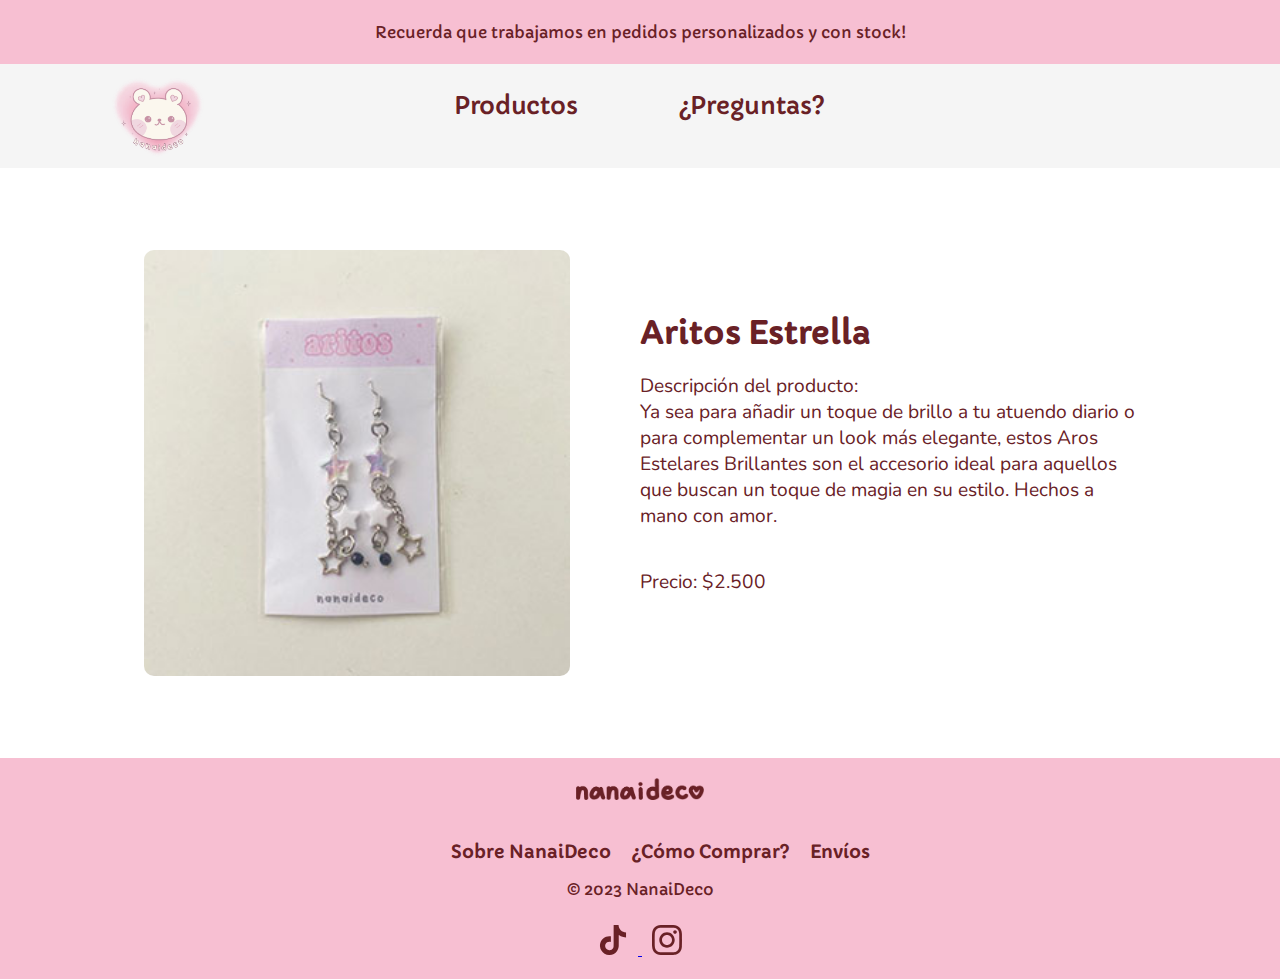
<file: producto-aritos.html>
<!DOCTYPE html>
<html lang="en">
  <head>
      <meta charset="UTF-8">
      <meta name="viewport" content="width=device-width, initial-scale=1.0">
      <link rel="preconnect" href="https://fonts.googleapis.com">
      <link rel="preconnect" href="https://fonts.gstatic.com" crossorigin>
      <link href="https://fonts.googleapis.com/css2?family=Capriola&family=Nunito&display=swap" rel="stylesheet">
      <link rel="stylesheet" href="https://i.icomoon.io/public/temp/4049182f07/UntitledProject/style.css">
      <link rel="stylesheet" href="styles.css">
      <link rel="shortcut icon" href="content\favicon-16x16-.png">
      <title>NanaiDeco-Product</title>
  </head>
  <body>
    <header>
      <p id="parrafo-header">Recuerda que trabajamos en pedidos personalizados y con stock!</p>
    </header>
    
    <nav>
      <a href="index.html">
        <img src="content\LogoNanaideco2.png" alt="logonanaideco">
      </a>
      <div>
      <ul class="menu-nav">
        <li class="categorias-nav"><a href="producto.html">Productos</a>
          <ul class="dropdown">
            <li class="subcategorias-nav"><a href="aritos.html">Aritos</a></li>
            <li class="subcategorias-nav"><a href="llaveros.html">Colgantes</a></li>
            <li class="subcategorias-nav"><a href="shakers.html">Shakers</a></li>
          </ul>
        </li>

        <li class="categorias-nav"><a href="FAQ.html">¿Preguntas?</a>
          <ul class="dropdown">
            <li class="subcategorias-nav"><a href="FAQ.html">FAQ</a></li>
            <li class="subcategorias-nav"><a href="https://www.instagram.com/nanaideco/">Contacto</a></li>
            <li class="subcategorias-nav"><a href="sobre-nanai.html">Sobre NanaiDeco</a></li>
          </ul>
        </li>
      </ul>
      </div>
      <div id="inuselessbox"></div>
    </nav>
    
    <div class="content-banner">
      <div class="producto-nanaideco">
        <img src="content\aros\Aritos nanaideco-estrellas1-ind.jpg" alt="Aritos NanaiDeco Estrellas">
        <div class="texto-izq">
          <h1>Aritos Estrella</h1>
          <p>Descripción del producto:<br>Ya sea para añadir un toque de brillo a tu atuendo diario o para complementar un look más elegante, estos Aros Estelares Brillantes son el accesorio ideal para aquellos que buscan un toque de magia en su estilo. Hechos a mano con amor. </p>
          <p>Precio: $2.500</p>
        </div>
      </div>
    </div>
    <footer>
      <a href="index.html">
        <img class="logotipocafe" src="content\logotipo-nanaideco-cafe.png" alt="logo" id="logo-footer"><br>
      </a>
      <ul class="categorias-footer">
        <li><a href="sobre-nanai.html">Sobre NanaiDeco</a></li>
        <li><a href="FAQ.html">¿Cómo Comprar?</a></li>
        <li><a href="FAQ.html">Envíos</a></li>
      </ul>
        <p>© 2023 NanaiDeco</p>
      <div class="redes-sociales-footer">
        <a href="https://www.tiktok.com/@nanaideco" target="_blank">
          <svg version="1.1" xmlns="http://www.w3.org/2000/svg" width="512" height="512" viewBox="0 0 1024 1024">
            <g id="icomoon-ignore"></g>
            <path fill="#692126" d="M534.613 0.853c55.893-0.853 111.36-0.427 166.827-0.853 3.413 65.28 26.88 131.84 74.667 177.92 47.787 47.36 115.2 69.12 180.907 76.373v171.947c-61.44-2.133-123.307-14.933-179.2-41.387-24.32-11.093-46.933-25.173-69.12-39.68-0.427 124.587 0.427 249.173-0.853 373.333-3.413 59.733-23.040 119.040-57.6 168.107-55.893 81.92-152.747 135.253-252.16 136.96-61.013 3.413-122.027-13.227-174.080-43.947-86.187-50.773-146.773-143.787-155.733-243.627-0.853-21.333-1.28-42.667-0.427-63.573 7.68-81.067 47.787-158.72 110.080-211.627 70.827-61.44 169.813-90.88 262.4-73.387 0.853 63.147-1.707 126.293-1.707 189.44-42.24-13.653-91.733-9.813-128.853 15.787-26.88 17.493-47.36 44.373-58.027 74.667-8.96 21.76-6.4 45.653-5.973 68.693 10.24 69.973 77.653 128.853 149.333 122.453 47.787-0.427 93.44-28.16 118.187-68.693 8.107-14.080 17.067-28.587 17.493-45.227 4.267-76.373 2.56-152.32 2.987-228.693 0.427-171.947-0.427-343.467 0.853-514.987z"></path>
          </svg>
        </a>
        <a href="https://www.instagram.com/nanaideco/" target="_blank">
          <svg version="1.1" xmlns="http://www.w3.org/2000/svg" width="512" height="512" viewBox="0 0 512 512">
            <g id="icomoon-ignore"></g>
            <path fill="#692126" d="M256 46.1c68.4 0 76.5 0.3 103.4 1.5 25 1.1 38.5 5.3 47.5 8.8 11.9 4.6 20.5 10.2 29.4 19.1 9 9 14.5 17.5 19.2 29.4 3.5 9 7.7 22.6 8.8 47.5 1.2 27 1.5 35.1 1.5 103.4s-0.3 76.5-1.5 103.4c-1.1 25-5.3 38.5-8.8 47.5-4.6 11.9-10.2 20.5-19.1 29.4-9 9-17.5 14.5-29.4 19.2-9 3.5-22.6 7.7-47.5 8.8-27 1.2-35.1 1.5-103.4 1.5s-76.5-0.3-103.4-1.5c-25-1.1-38.5-5.3-47.5-8.8-11.9-4.6-20.5-10.2-29.4-19.1-9-9-14.5-17.5-19.2-29.4-3.5-9-7.7-22.6-8.8-47.5-1.2-27-1.5-35.1-1.5-103.4s0.3-76.5 1.5-103.4c1.1-25 5.3-38.5 8.8-47.5 4.6-11.9 10.2-20.5 19.1-29.4 9-9 17.5-14.5 29.4-19.2 9-3.5 22.6-7.7 47.5-8.8 26.9-1.2 35-1.5 103.4-1.5zM256 0c-69.5 0-78.2 0.3-105.5 1.5-27.2 1.2-45.9 5.6-62.1 11.9-16.9 6.6-31.2 15.3-45.4 29.6-14.3 14.2-23 28.5-29.6 45.3-6.3 16.3-10.7 34.9-11.9 62.1-1.2 27.4-1.5 36.1-1.5 105.6s0.3 78.2 1.5 105.5c1.2 27.2 5.6 45.9 11.9 62.1 6.6 16.9 15.3 31.2 29.6 45.4 14.2 14.2 28.5 23 45.3 29.5 16.3 6.3 34.9 10.7 62.1 11.9 27.3 1.2 36 1.5 105.5 1.5s78.2-0.3 105.5-1.5c27.2-1.2 45.9-5.6 62.1-11.9 16.8-6.5 31.1-15.3 45.3-29.5s23-28.5 29.5-45.3c6.3-16.3 10.7-34.9 11.9-62.1 1.2-27.3 1.5-36 1.5-105.5s-0.3-78.2-1.5-105.5c-1.2-27.2-5.6-45.9-11.9-62.1-6.3-17-15-31.3-29.3-45.5-14.2-14.2-28.5-23-45.3-29.5-16.3-6.3-34.9-10.7-62.1-11.9-27.4-1.3-36.1-1.6-105.6-1.6v0z"></path>
            <path fill="#692126" d="M256 124.5c-72.6 0-131.5 58.9-131.5 131.5s58.9 131.5 131.5 131.5 131.5-58.9 131.5-131.5c0-72.6-58.9-131.5-131.5-131.5zM256 341.3c-47.1 0-85.3-38.2-85.3-85.3s38.2-85.3 85.3-85.3c47.1 0 85.3 38.2 85.3 85.3s-38.2 85.3-85.3 85.3z"></path>
            <path fill="#692126" d="M423.4 119.3c0 16.955-13.745 30.7-30.7 30.7s-30.7-13.745-30.7-30.7c0-16.955 13.745-30.7 30.7-30.7s30.7 13.745 30.7 30.7z"></path>
          </svg>
        </a>
      </div>
    </footer>
  </body>
</html>
</file>
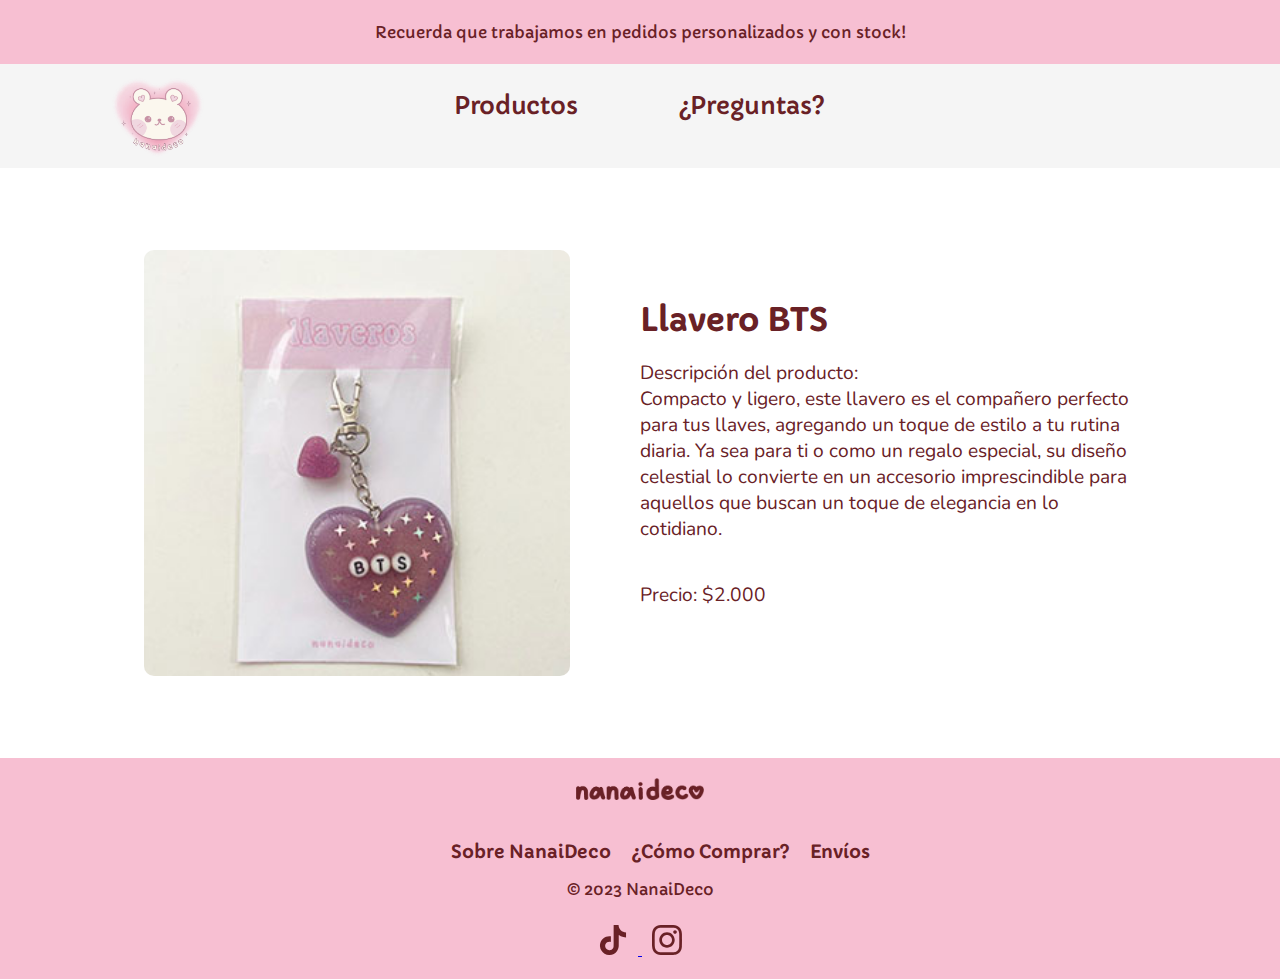
<file: producto-llaveros.html>
<!DOCTYPE html>
<html lang="en">
  <head>
      <meta charset="UTF-8">
      <meta name="viewport" content="width=device-width, initial-scale=1.0">
      <link rel="preconnect" href="https://fonts.googleapis.com">
      <link rel="preconnect" href="https://fonts.gstatic.com" crossorigin>
      <link href="https://fonts.googleapis.com/css2?family=Capriola&family=Nunito&display=swap" rel="stylesheet">
      <link rel="stylesheet" href="https://i.icomoon.io/public/temp/4049182f07/UntitledProject/style.css">
      <link rel="stylesheet" href="styles.css">
      <link rel="shortcut icon" href="content\favicon-16x16-.png">
      <title>NanaiDeco-Product</title>
  </head>
  <body>
    <header>
      <p id="parrafo-header">Recuerda que trabajamos en pedidos personalizados y con stock!</p>
    </header>
    
    <nav>
      <a href="index.html">
        <img src="content\LogoNanaideco2.png" alt="logonanaideco">
      </a>
      <div>
      <ul class="menu-nav">
        <li class="categorias-nav"><a href="producto.html">Productos</a>
          <ul class="dropdown">
            <li class="subcategorias-nav"><a href="aritos.html">Aritos</a></li>
            <li class="subcategorias-nav"><a href="llaveros.html">Colgantes</a></li>
            <li class="subcategorias-nav"><a href="shakers.html">Shakers</a></li>
          </ul>
        </li>

        <li class="categorias-nav"><a href="FAQ.html">¿Preguntas?</a>
          <ul class="dropdown">
            <li class="subcategorias-nav"><a href="FAQ.html">FAQ</a></li>
            <li class="subcategorias-nav"><a href="https://www.instagram.com/nanaideco/">Contacto</a></li>
            <li class="subcategorias-nav"><a href="sobre-nanai.html">Sobre NanaiDeco</a></li>
          </ul>
        </li>
      </ul>
      </div>
      <div id="inuselessbox"></div>
    </nav>
    
    <div class="content-banner">
      <div class="producto-nanaideco">
        <img src="content\colgantes\Llavero nanaideco-bts-ind.jpg" alt="Llavero NanaiDeco Bts">
        <div class="texto-izq">
          <h1>Llavero BTS</h1>
          <p>Descripción del producto:<br>Compacto y ligero, este llavero es el compañero perfecto para tus llaves, agregando un toque de estilo a tu rutina diaria. Ya sea para ti o como un regalo especial, su diseño celestial lo convierte en un accesorio imprescindible para aquellos que buscan un toque de elegancia en lo cotidiano. </p>
          <p>Precio: $2.000</p>
        </div>
      </div>
    </div>
    <footer>
      <a href="index.html">
        <img class="logotipocafe" src="content\logotipo-nanaideco-cafe.png" alt="logo" id="logo-footer"><br>
      </a>
      <ul class="categorias-footer">
        <li><a href="sobre-nanai.html">Sobre NanaiDeco</a></li>
        <li><a href="FAQ.html">¿Cómo Comprar?</a></li>
        <li><a href="FAQ.html">Envíos</a></li>
      </ul>
        <p>© 2023 NanaiDeco</p>
      <div class="redes-sociales-footer">
        <a href="https://www.tiktok.com/@nanaideco" target="_blank">
          <svg version="1.1" xmlns="http://www.w3.org/2000/svg" width="512" height="512" viewBox="0 0 1024 1024">
            <g id="icomoon-ignore"></g>
            <path fill="#692126" d="M534.613 0.853c55.893-0.853 111.36-0.427 166.827-0.853 3.413 65.28 26.88 131.84 74.667 177.92 47.787 47.36 115.2 69.12 180.907 76.373v171.947c-61.44-2.133-123.307-14.933-179.2-41.387-24.32-11.093-46.933-25.173-69.12-39.68-0.427 124.587 0.427 249.173-0.853 373.333-3.413 59.733-23.040 119.040-57.6 168.107-55.893 81.92-152.747 135.253-252.16 136.96-61.013 3.413-122.027-13.227-174.080-43.947-86.187-50.773-146.773-143.787-155.733-243.627-0.853-21.333-1.28-42.667-0.427-63.573 7.68-81.067 47.787-158.72 110.080-211.627 70.827-61.44 169.813-90.88 262.4-73.387 0.853 63.147-1.707 126.293-1.707 189.44-42.24-13.653-91.733-9.813-128.853 15.787-26.88 17.493-47.36 44.373-58.027 74.667-8.96 21.76-6.4 45.653-5.973 68.693 10.24 69.973 77.653 128.853 149.333 122.453 47.787-0.427 93.44-28.16 118.187-68.693 8.107-14.080 17.067-28.587 17.493-45.227 4.267-76.373 2.56-152.32 2.987-228.693 0.427-171.947-0.427-343.467 0.853-514.987z"></path>
          </svg>
        </a>
        <a href="https://www.instagram.com/nanaideco/" target="_blank">
          <svg version="1.1" xmlns="http://www.w3.org/2000/svg" width="512" height="512" viewBox="0 0 512 512">
            <g id="icomoon-ignore"></g>
            <path fill="#692126" d="M256 46.1c68.4 0 76.5 0.3 103.4 1.5 25 1.1 38.5 5.3 47.5 8.8 11.9 4.6 20.5 10.2 29.4 19.1 9 9 14.5 17.5 19.2 29.4 3.5 9 7.7 22.6 8.8 47.5 1.2 27 1.5 35.1 1.5 103.4s-0.3 76.5-1.5 103.4c-1.1 25-5.3 38.5-8.8 47.5-4.6 11.9-10.2 20.5-19.1 29.4-9 9-17.5 14.5-29.4 19.2-9 3.5-22.6 7.7-47.5 8.8-27 1.2-35.1 1.5-103.4 1.5s-76.5-0.3-103.4-1.5c-25-1.1-38.5-5.3-47.5-8.8-11.9-4.6-20.5-10.2-29.4-19.1-9-9-14.5-17.5-19.2-29.4-3.5-9-7.7-22.6-8.8-47.5-1.2-27-1.5-35.1-1.5-103.4s0.3-76.5 1.5-103.4c1.1-25 5.3-38.5 8.8-47.5 4.6-11.9 10.2-20.5 19.1-29.4 9-9 17.5-14.5 29.4-19.2 9-3.5 22.6-7.7 47.5-8.8 26.9-1.2 35-1.5 103.4-1.5zM256 0c-69.5 0-78.2 0.3-105.5 1.5-27.2 1.2-45.9 5.6-62.1 11.9-16.9 6.6-31.2 15.3-45.4 29.6-14.3 14.2-23 28.5-29.6 45.3-6.3 16.3-10.7 34.9-11.9 62.1-1.2 27.4-1.5 36.1-1.5 105.6s0.3 78.2 1.5 105.5c1.2 27.2 5.6 45.9 11.9 62.1 6.6 16.9 15.3 31.2 29.6 45.4 14.2 14.2 28.5 23 45.3 29.5 16.3 6.3 34.9 10.7 62.1 11.9 27.3 1.2 36 1.5 105.5 1.5s78.2-0.3 105.5-1.5c27.2-1.2 45.9-5.6 62.1-11.9 16.8-6.5 31.1-15.3 45.3-29.5s23-28.5 29.5-45.3c6.3-16.3 10.7-34.9 11.9-62.1 1.2-27.3 1.5-36 1.5-105.5s-0.3-78.2-1.5-105.5c-1.2-27.2-5.6-45.9-11.9-62.1-6.3-17-15-31.3-29.3-45.5-14.2-14.2-28.5-23-45.3-29.5-16.3-6.3-34.9-10.7-62.1-11.9-27.4-1.3-36.1-1.6-105.6-1.6v0z"></path>
            <path fill="#692126" d="M256 124.5c-72.6 0-131.5 58.9-131.5 131.5s58.9 131.5 131.5 131.5 131.5-58.9 131.5-131.5c0-72.6-58.9-131.5-131.5-131.5zM256 341.3c-47.1 0-85.3-38.2-85.3-85.3s38.2-85.3 85.3-85.3c47.1 0 85.3 38.2 85.3 85.3s-38.2 85.3-85.3 85.3z"></path>
            <path fill="#692126" d="M423.4 119.3c0 16.955-13.745 30.7-30.7 30.7s-30.7-13.745-30.7-30.7c0-16.955 13.745-30.7 30.7-30.7s30.7 13.745 30.7 30.7z"></path>
          </svg>
        </a>
      </div>
    </footer>
  </body>
</html>
</file>
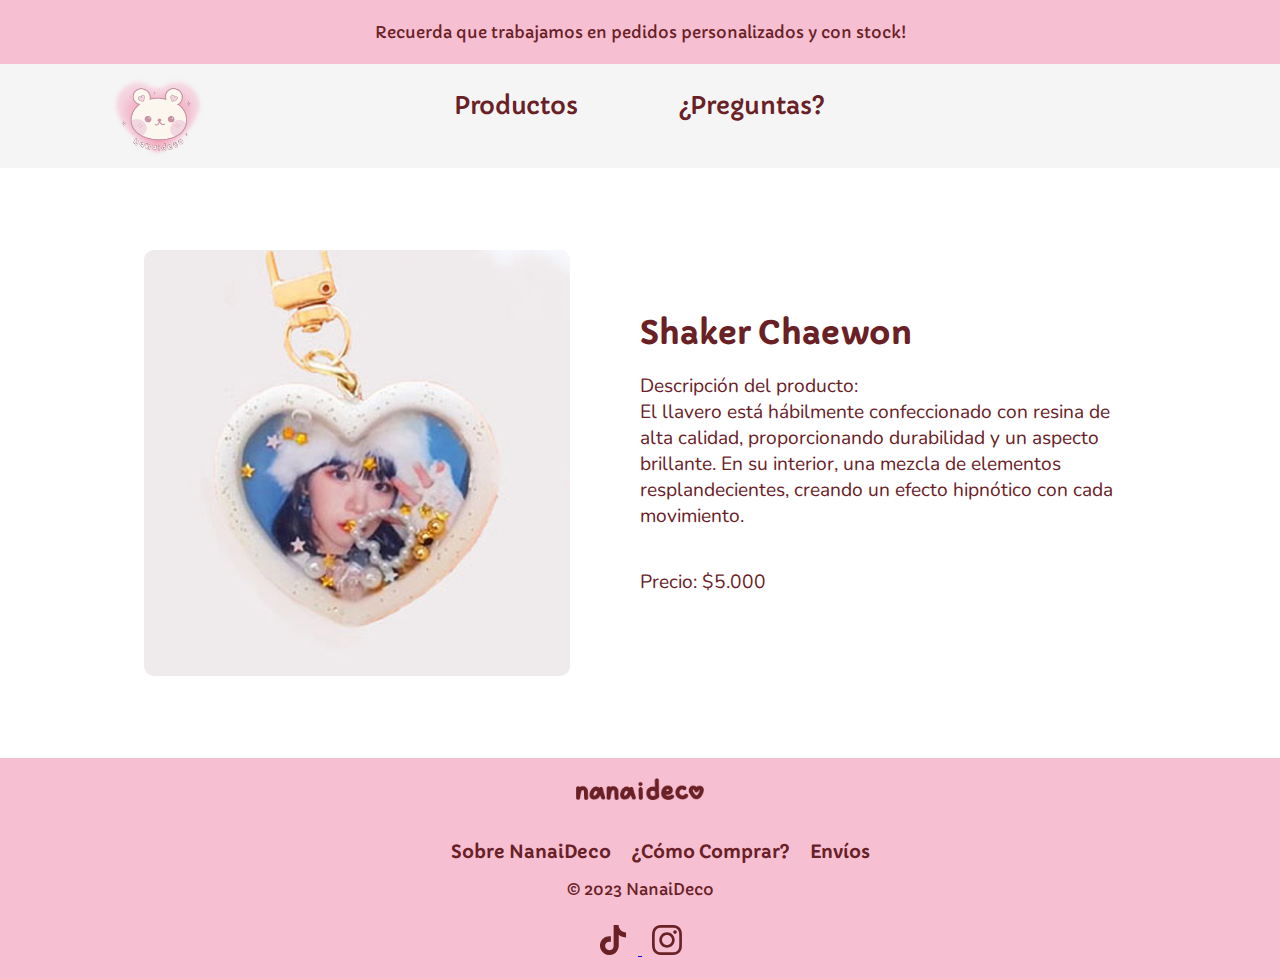
<file: producto.html>
<!DOCTYPE html>
<html lang="en">
  <head>
      <meta charset="UTF-8">
      <meta name="viewport" content="width=device-width, initial-scale=1.0">
      <link rel="preconnect" href="https://fonts.googleapis.com">
      <link rel="preconnect" href="https://fonts.gstatic.com" crossorigin>
      <link href="https://fonts.googleapis.com/css2?family=Capriola&family=Nunito&display=swap" rel="stylesheet">
      <link rel="stylesheet" href="https://i.icomoon.io/public/temp/4049182f07/UntitledProject/style.css">
      <link rel="stylesheet" href="styles.css">
      <link rel="shortcut icon" href="content\favicon-16x16-.png">
      <title>NanaiDeco-Product</title>
  </head>
  <body>
    <header>
      <p id="parrafo-header">Recuerda que trabajamos en pedidos personalizados y con stock!</p>
    </header>
    
    <nav>
      <a href="index.html">
        <img src="content\LogoNanaideco2.png" alt="logonanaideco">
      </a>
      <div>
      <ul class="menu-nav">
        <li class="categorias-nav"><a href="producto.html">Productos</a>
          <ul class="dropdown">
            <li class="subcategorias-nav"><a href="aritos.html">Aritos</a></li>
            <li class="subcategorias-nav"><a href="llaveros.html">Colgantes</a></li>
            <li class="subcategorias-nav"><a href="shakers.html">Shakers</a></li>
          </ul>
        </li>

        <li class="categorias-nav"><a href="FAQ.html">¿Preguntas?</a>
          <ul class="dropdown">
            <li class="subcategorias-nav"><a href="FAQ.html">FAQ</a></li>
            <li class="subcategorias-nav"><a href="https://www.instagram.com/nanaideco/">Contacto</a></li>
            <li class="subcategorias-nav"><a href="sobre-nanai.html">Sobre NanaiDeco</a></li>
          </ul>
        </li>
      </ul>
      </div>
      <div id="inuselessbox"></div>
    </nav>
    
    <div class="content-banner">
      <div class="producto-nanaideco">
        <img src="content\shakers\Shakernanaideco-chaewon-ind.jpg" alt="Shakernanaideco-chaewon">
        <div class="texto-izq">
          <h1>Shaker Chaewon</h1>
          <p>Descripción del producto:<br>El llavero está hábilmente confeccionado con resina de alta calidad, proporcionando durabilidad y un aspecto brillante. En su interior, una mezcla de elementos resplandecientes, creando un efecto hipnótico con cada movimiento. </p>
          <p>Precio: $5.000</p>
        </div>
      </div>
    </div>
    <footer>
      <a href="index.html">
        <img class="logotipocafe" src="content\logotipo-nanaideco-cafe.png" alt="logo" id="logo-footer"><br>
      </a>
      <ul class="categorias-footer">
        <li><a href="sobre-nanai.html">Sobre NanaiDeco</a></li>
        <li><a href="FAQ.html">¿Cómo Comprar?</a></li>
        <li><a href="FAQ.html">Envíos</a></li>
      </ul>
        <p>© 2023 NanaiDeco</p>
      <div class="redes-sociales-footer">
        <a href="https://www.tiktok.com/@nanaideco" target="_blank">
          <svg version="1.1" xmlns="http://www.w3.org/2000/svg" width="512" height="512" viewBox="0 0 1024 1024">
            <g id="icomoon-ignore"></g>
            <path fill="#692126" d="M534.613 0.853c55.893-0.853 111.36-0.427 166.827-0.853 3.413 65.28 26.88 131.84 74.667 177.92 47.787 47.36 115.2 69.12 180.907 76.373v171.947c-61.44-2.133-123.307-14.933-179.2-41.387-24.32-11.093-46.933-25.173-69.12-39.68-0.427 124.587 0.427 249.173-0.853 373.333-3.413 59.733-23.040 119.040-57.6 168.107-55.893 81.92-152.747 135.253-252.16 136.96-61.013 3.413-122.027-13.227-174.080-43.947-86.187-50.773-146.773-143.787-155.733-243.627-0.853-21.333-1.28-42.667-0.427-63.573 7.68-81.067 47.787-158.72 110.080-211.627 70.827-61.44 169.813-90.88 262.4-73.387 0.853 63.147-1.707 126.293-1.707 189.44-42.24-13.653-91.733-9.813-128.853 15.787-26.88 17.493-47.36 44.373-58.027 74.667-8.96 21.76-6.4 45.653-5.973 68.693 10.24 69.973 77.653 128.853 149.333 122.453 47.787-0.427 93.44-28.16 118.187-68.693 8.107-14.080 17.067-28.587 17.493-45.227 4.267-76.373 2.56-152.32 2.987-228.693 0.427-171.947-0.427-343.467 0.853-514.987z"></path>
          </svg>
        </a>
        <a href="https://www.instagram.com/nanaideco/" target="_blank">
          <svg version="1.1" xmlns="http://www.w3.org/2000/svg" width="512" height="512" viewBox="0 0 512 512">
            <g id="icomoon-ignore"></g>
            <path fill="#692126" d="M256 46.1c68.4 0 76.5 0.3 103.4 1.5 25 1.1 38.5 5.3 47.5 8.8 11.9 4.6 20.5 10.2 29.4 19.1 9 9 14.5 17.5 19.2 29.4 3.5 9 7.7 22.6 8.8 47.5 1.2 27 1.5 35.1 1.5 103.4s-0.3 76.5-1.5 103.4c-1.1 25-5.3 38.5-8.8 47.5-4.6 11.9-10.2 20.5-19.1 29.4-9 9-17.5 14.5-29.4 19.2-9 3.5-22.6 7.7-47.5 8.8-27 1.2-35.1 1.5-103.4 1.5s-76.5-0.3-103.4-1.5c-25-1.1-38.5-5.3-47.5-8.8-11.9-4.6-20.5-10.2-29.4-19.1-9-9-14.5-17.5-19.2-29.4-3.5-9-7.7-22.6-8.8-47.5-1.2-27-1.5-35.1-1.5-103.4s0.3-76.5 1.5-103.4c1.1-25 5.3-38.5 8.8-47.5 4.6-11.9 10.2-20.5 19.1-29.4 9-9 17.5-14.5 29.4-19.2 9-3.5 22.6-7.7 47.5-8.8 26.9-1.2 35-1.5 103.4-1.5zM256 0c-69.5 0-78.2 0.3-105.5 1.5-27.2 1.2-45.9 5.6-62.1 11.9-16.9 6.6-31.2 15.3-45.4 29.6-14.3 14.2-23 28.5-29.6 45.3-6.3 16.3-10.7 34.9-11.9 62.1-1.2 27.4-1.5 36.1-1.5 105.6s0.3 78.2 1.5 105.5c1.2 27.2 5.6 45.9 11.9 62.1 6.6 16.9 15.3 31.2 29.6 45.4 14.2 14.2 28.5 23 45.3 29.5 16.3 6.3 34.9 10.7 62.1 11.9 27.3 1.2 36 1.5 105.5 1.5s78.2-0.3 105.5-1.5c27.2-1.2 45.9-5.6 62.1-11.9 16.8-6.5 31.1-15.3 45.3-29.5s23-28.5 29.5-45.3c6.3-16.3 10.7-34.9 11.9-62.1 1.2-27.3 1.5-36 1.5-105.5s-0.3-78.2-1.5-105.5c-1.2-27.2-5.6-45.9-11.9-62.1-6.3-17-15-31.3-29.3-45.5-14.2-14.2-28.5-23-45.3-29.5-16.3-6.3-34.9-10.7-62.1-11.9-27.4-1.3-36.1-1.6-105.6-1.6v0z"></path>
            <path fill="#692126" d="M256 124.5c-72.6 0-131.5 58.9-131.5 131.5s58.9 131.5 131.5 131.5 131.5-58.9 131.5-131.5c0-72.6-58.9-131.5-131.5-131.5zM256 341.3c-47.1 0-85.3-38.2-85.3-85.3s38.2-85.3 85.3-85.3c47.1 0 85.3 38.2 85.3 85.3s-38.2 85.3-85.3 85.3z"></path>
            <path fill="#692126" d="M423.4 119.3c0 16.955-13.745 30.7-30.7 30.7s-30.7-13.745-30.7-30.7c0-16.955 13.745-30.7 30.7-30.7s30.7 13.745 30.7 30.7z"></path>
          </svg>
        </a>
      </div>
    </footer>
  </body>
</html>
</file>
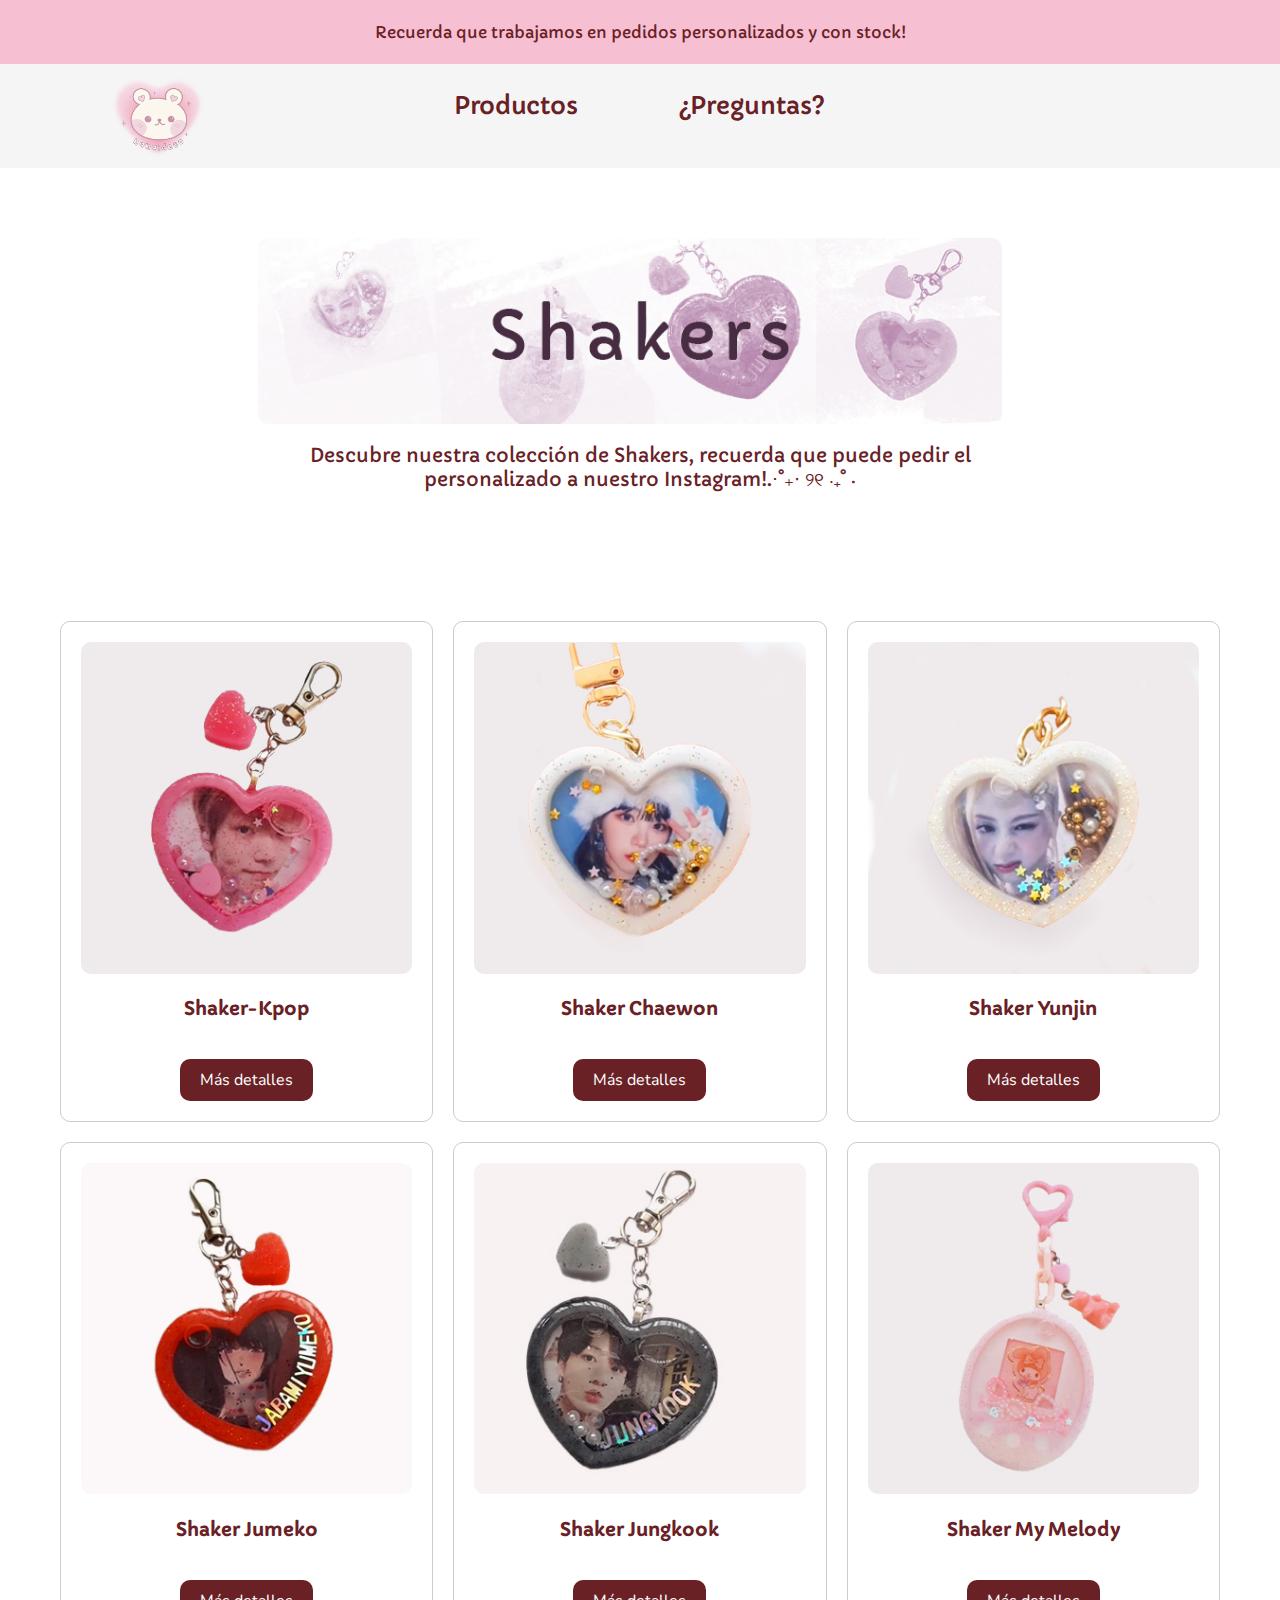
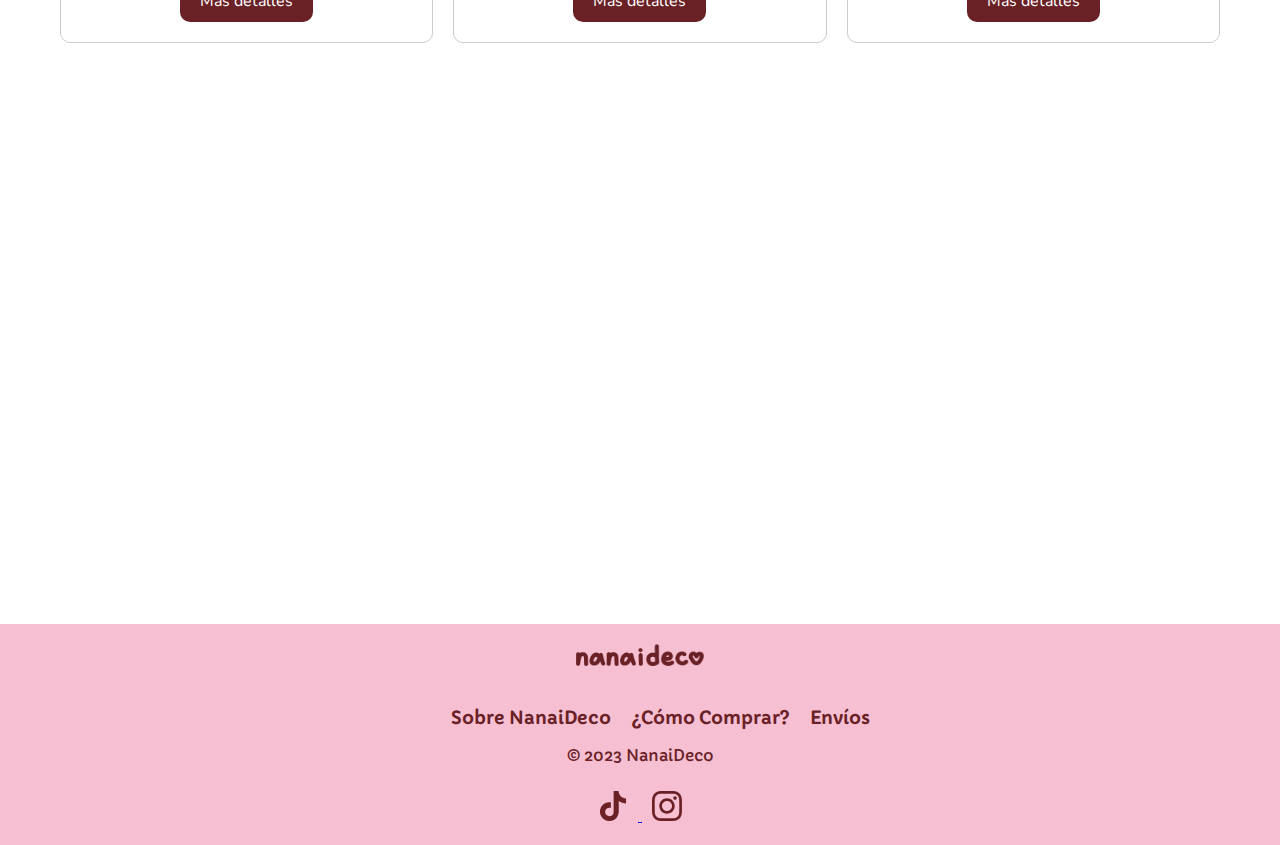
<file: shakers.html>
<!DOCTYPE html>
<html lang="en">
  <head>
      <meta charset="UTF-8">
      <meta name="viewport" content="width=device-width, initial-scale=1.0">
      <link rel="preconnect" href="https://fonts.googleapis.com">
      <link rel="preconnect" href="https://fonts.gstatic.com" crossorigin>
      <link href="https://fonts.googleapis.com/css2?family=Capriola&family=Nunito&display=swap" rel="stylesheet">
      <link rel="stylesheet" href="https://i.icomoon.io/public/temp/4049182f07/UntitledProject/style.css">
      <link rel="stylesheet" href="styles.css">
      <link rel="shortcut icon" href="content\favicon-16x16-.png">
      <title>NanaiDeco-Shakers</title>
  </head>
  <body>
    <header>
      <p id="parrafo-header">Recuerda que trabajamos en pedidos personalizados y con stock!</p>
    </header>

    <nav>
      <a href="index.html">
        <img src="content\LogoNanaideco2.png" alt="logonanaideco">
      </a>
      <div>
      <ul class="menu-nav">
        <li class="categorias-nav"><a href="producto.html">Productos</a>
          <ul class="dropdown">
            <li class="subcategorias-nav"><a href="aritos.html">Aritos</a></li>
            <li class="subcategorias-nav"><a href="llaveros.html">Colgantes</a></li>
            <li class="subcategorias-nav"><a href="shakers.html">Shakers</a></li>
          </ul>
        </li>

        <li class="categorias-nav"><a href="FAQ.html">¿Preguntas?</a>
          <ul class="dropdown">
            <li class="subcategorias-nav"><a href="FAQ.html">FAQ</a></li>
            <li class="subcategorias-nav"><a href="https://www.instagram.com/nanaideco/">Contacto</a></li>
            <li class="subcategorias-nav"><a href="sobre-nanai.html">Sobre NanaiDeco</a></li>
          </ul>
        </li>
      </ul>
      </div>
      <div id="inuselessbox"></div>
    </nav>

    <div class="content-banner">
      <div class="banner-products"> 
      <img src="content\shakers\Banner Shaker.jpg" alt="banner shakers" class="banner">
      <p>Descubre nuestra colección de Shakers, recuerda que puede pedir el personalizado a nuestro Instagram!.⋅˚₊‧ ୨୧ ‧₊˚ ⋅</p>
      </div>
      <div class="product-grid">
       
        <div class="product-card">
            <img src="content\shakers\Shakernanaideco-.jpg" alt="Shaker-Kpop rosado">
            <h3>Shaker-Kpop</h3>
            <a href="producto.html">Más detalles</a>
        </div>

        <div class="product-card">
          <img src="content\shakers\Shakernanaideco-chaewon.jpg" alt="Shaker Chaewon blanco">
          <h3>Shaker Chaewon</h3>
          <a href="producto.html">Más detalles</a>
        </div>

        <div class="product-card">
          <img src="content\shakers\Shakernanaideco-lesserafim.jpg" alt="Shaker Yunjin blanco">
          <h3>Shaker Yunjin</h3>
          <a href="producto.html">Más detalles</a>
        </div>

        <div class="product-card">
          <img src="content\shakers\Shakernanaideco-jumeko.jpg" alt="Shaker Jumeko rojo">
          <h3>Shaker Jumeko</h3>
          <a href="producto.html">Más detalles</a>
        </div> 

        <div class="product-card">
          <img src="content\shakers\Shakernanaideco-jungkook.jpg" alt="Shaker Jungkook negro">
          <h3>Shaker Jungkook</h3>
          <a href="producto.html">Más detalles</a>
        </div> 

        <div class="product-card">
          <img src="content\shakers\Shakernanaideco-mymelody.jpg" alt="Shaker My Melody rosado">
          <h3>Shaker My Melody</h3>
          <a href="producto.html">Más detalles</a>
        </div>  
      </div>
    </div>

    <footer>
      <a href="index.html">
        <img class="logotipocafe" src="content\logotipo-nanaideco-cafe.png" alt="logo" id="logo-footer"><br>
      </a>
      <ul class="categorias-footer">
        <li><a href="sobre-nanai.html">Sobre NanaiDeco</a></li>
        <li><a href="FAQ.html">¿Cómo Comprar?</a></li>
        <li><a href="FAQ.html">Envíos</a></li>
      </ul>
        <p>© 2023 NanaiDeco</p>
      <div class="redes-sociales-footer">
        <a href="https://www.tiktok.com/@nanaideco" target="_blank">
          <svg version="1.1" xmlns="http://www.w3.org/2000/svg" width="512" height="512" viewBox="0 0 1024 1024">
            <g id="icomoon-ignore"></g>
            <path fill="#692126" d="M534.613 0.853c55.893-0.853 111.36-0.427 166.827-0.853 3.413 65.28 26.88 131.84 74.667 177.92 47.787 47.36 115.2 69.12 180.907 76.373v171.947c-61.44-2.133-123.307-14.933-179.2-41.387-24.32-11.093-46.933-25.173-69.12-39.68-0.427 124.587 0.427 249.173-0.853 373.333-3.413 59.733-23.040 119.040-57.6 168.107-55.893 81.92-152.747 135.253-252.16 136.96-61.013 3.413-122.027-13.227-174.080-43.947-86.187-50.773-146.773-143.787-155.733-243.627-0.853-21.333-1.28-42.667-0.427-63.573 7.68-81.067 47.787-158.72 110.080-211.627 70.827-61.44 169.813-90.88 262.4-73.387 0.853 63.147-1.707 126.293-1.707 189.44-42.24-13.653-91.733-9.813-128.853 15.787-26.88 17.493-47.36 44.373-58.027 74.667-8.96 21.76-6.4 45.653-5.973 68.693 10.24 69.973 77.653 128.853 149.333 122.453 47.787-0.427 93.44-28.16 118.187-68.693 8.107-14.080 17.067-28.587 17.493-45.227 4.267-76.373 2.56-152.32 2.987-228.693 0.427-171.947-0.427-343.467 0.853-514.987z"></path>
          </svg>
        </a>
        <a href="https://www.instagram.com/nanaideco/" target="_blank">
          <svg version="1.1" xmlns="http://www.w3.org/2000/svg" width="512" height="512" viewBox="0 0 512 512">
            <g id="icomoon-ignore"></g>
            <path fill="#692126" d="M256 46.1c68.4 0 76.5 0.3 103.4 1.5 25 1.1 38.5 5.3 47.5 8.8 11.9 4.6 20.5 10.2 29.4 19.1 9 9 14.5 17.5 19.2 29.4 3.5 9 7.7 22.6 8.8 47.5 1.2 27 1.5 35.1 1.5 103.4s-0.3 76.5-1.5 103.4c-1.1 25-5.3 38.5-8.8 47.5-4.6 11.9-10.2 20.5-19.1 29.4-9 9-17.5 14.5-29.4 19.2-9 3.5-22.6 7.7-47.5 8.8-27 1.2-35.1 1.5-103.4 1.5s-76.5-0.3-103.4-1.5c-25-1.1-38.5-5.3-47.5-8.8-11.9-4.6-20.5-10.2-29.4-19.1-9-9-14.5-17.5-19.2-29.4-3.5-9-7.7-22.6-8.8-47.5-1.2-27-1.5-35.1-1.5-103.4s0.3-76.5 1.5-103.4c1.1-25 5.3-38.5 8.8-47.5 4.6-11.9 10.2-20.5 19.1-29.4 9-9 17.5-14.5 29.4-19.2 9-3.5 22.6-7.7 47.5-8.8 26.9-1.2 35-1.5 103.4-1.5zM256 0c-69.5 0-78.2 0.3-105.5 1.5-27.2 1.2-45.9 5.6-62.1 11.9-16.9 6.6-31.2 15.3-45.4 29.6-14.3 14.2-23 28.5-29.6 45.3-6.3 16.3-10.7 34.9-11.9 62.1-1.2 27.4-1.5 36.1-1.5 105.6s0.3 78.2 1.5 105.5c1.2 27.2 5.6 45.9 11.9 62.1 6.6 16.9 15.3 31.2 29.6 45.4 14.2 14.2 28.5 23 45.3 29.5 16.3 6.3 34.9 10.7 62.1 11.9 27.3 1.2 36 1.5 105.5 1.5s78.2-0.3 105.5-1.5c27.2-1.2 45.9-5.6 62.1-11.9 16.8-6.5 31.1-15.3 45.3-29.5s23-28.5 29.5-45.3c6.3-16.3 10.7-34.9 11.9-62.1 1.2-27.3 1.5-36 1.5-105.5s-0.3-78.2-1.5-105.5c-1.2-27.2-5.6-45.9-11.9-62.1-6.3-17-15-31.3-29.3-45.5-14.2-14.2-28.5-23-45.3-29.5-16.3-6.3-34.9-10.7-62.1-11.9-27.4-1.3-36.1-1.6-105.6-1.6v0z"></path>
            <path fill="#692126" d="M256 124.5c-72.6 0-131.5 58.9-131.5 131.5s58.9 131.5 131.5 131.5 131.5-58.9 131.5-131.5c0-72.6-58.9-131.5-131.5-131.5zM256 341.3c-47.1 0-85.3-38.2-85.3-85.3s38.2-85.3 85.3-85.3c47.1 0 85.3 38.2 85.3 85.3s-38.2 85.3-85.3 85.3z"></path>
            <path fill="#692126" d="M423.4 119.3c0 16.955-13.745 30.7-30.7 30.7s-30.7-13.745-30.7-30.7c0-16.955 13.745-30.7 30.7-30.7s30.7 13.745 30.7 30.7z"></path>
          </svg>
        </a>
      </div>
    </footer>
  </body>
</html>
</file>
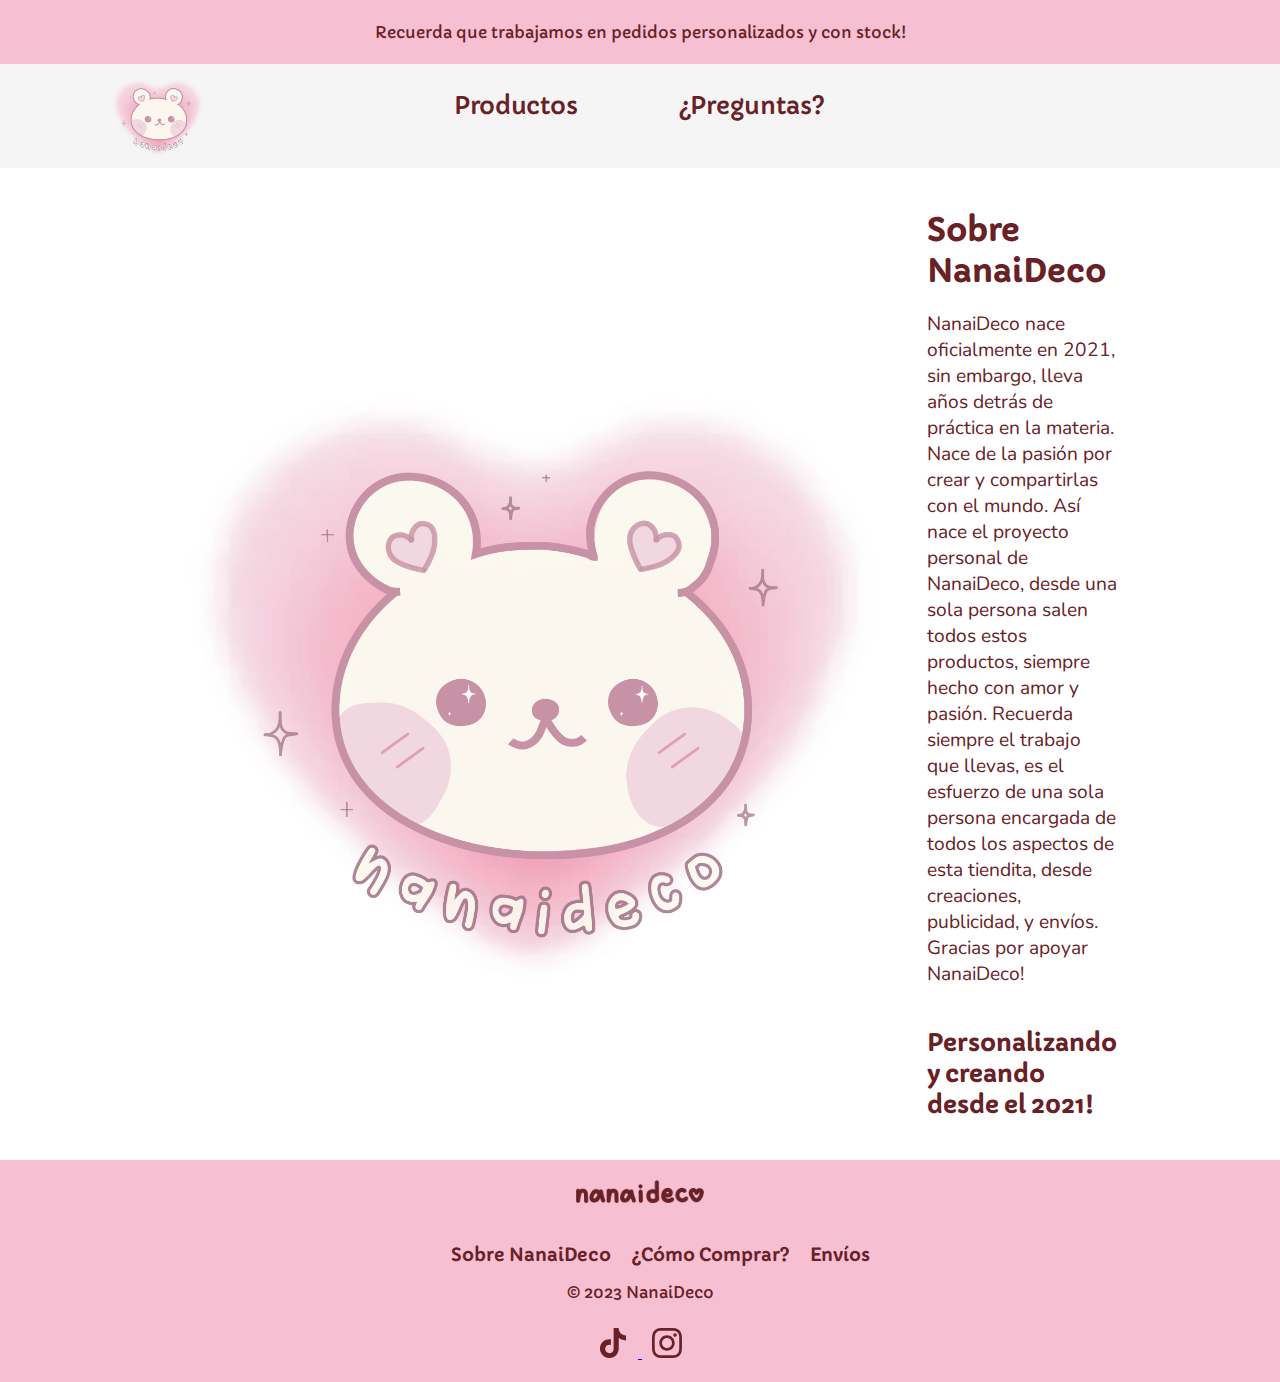
<file: sobre-nanai.html>
<!DOCTYPE html>
<html lang="en">
  <head>
      <meta charset="UTF-8">
      <meta name="viewport" content="width=device-width, initial-scale=1.0">
      <link rel="preconnect" href="https://fonts.googleapis.com">
      <link rel="preconnect" href="https://fonts.gstatic.com" crossorigin>
      <link href="https://fonts.googleapis.com/css2?family=Capriola&family=Nunito&display=swap" rel="stylesheet">
      <link rel="stylesheet" href="https://i.icomoon.io/public/temp/4049182f07/UntitledProject/style.css">
      <link rel="stylesheet" href="styles.css">
      <link rel="shortcut icon" href="content\favicon-16x16-.png">
      <title>NanaiDeco-SobreNanaiDeco</title>
  </head>
  <body>
    <header>
      <p id="parrafo-header">Recuerda que trabajamos en pedidos personalizados y con stock!</p>
    </header>

    <nav>
      <a href="index.html">
        <img src="content\LogoNanaideco2.png" alt="logonanaideco">
      </a>
      <div>
      <ul class="menu-nav">
        <li class="categorias-nav"><a href="producto.html">Productos</a>
          <ul class="dropdown">
            <li class="subcategorias-nav"><a href="aritos.html">Aritos</a></li>
            <li class="subcategorias-nav"><a href="llaveros.html">Colgantes</a></li>
            <li class="subcategorias-nav"><a href="shakers.html">Shakers</a></li>
          </ul>
        </li>

        <li class="categorias-nav"><a href="FAQ.html">¿Preguntas?</a>
          <ul class="dropdown">
            <li class="subcategorias-nav"><a href="FAQ.html">FAQ</a></li>
            <li class="subcategorias-nav"><a href="https://www.instagram.com/nanaideco/">Contacto</a></li>
            <li class="subcategorias-nav"><a href="sobre-nanai.html">Sobre NanaiDeco</a></li>
          </ul>
        </li>
      </ul>
      </div>
      <div id="inuselessbox"></div>
    </nav>

    <div class="content-banner">
      <div class="aboutus-nanaideco">
        <img src="content\LogoNanaideco2.png" alt="logonanaideco">
        <div class="texto-izq">
          <h1>Sobre NanaiDeco</h1>
          <p>NanaiDeco nace oficialmente en 2021, sin embargo, lleva años detrás de práctica en la materia. Nace de la pasión por crear y compartirlas con el mundo. Así nace el proyecto personal de NanaiDeco, desde una sola persona salen todos estos productos, siempre hecho con amor y pasión. Recuerda siempre el trabajo que llevas, es el esfuerzo de una sola persona encargada de todos los aspectos de esta tiendita, desde creaciones, publicidad, y envíos.<br> Gracias por apoyar NanaiDeco! </p>
          <h2>Personalizando y creando desde el 2021!</h2>
        </div>
      </div>
    </div>

    <footer>
      <a href="index.html">
        <img class="logotipocafe" src="content\logotipo-nanaideco-cafe.png" alt="logo" id="logo-footer"><br>
      </a>
      <ul class="categorias-footer">
        <li><a href="sobre-nanai.html">Sobre NanaiDeco</a></li>
        <li><a href="FAQ.html">¿Cómo Comprar?</a></li>
        <li><a href="FAQ.html">Envíos</a></li>
      </ul>
        <p>© 2023 NanaiDeco</p>
      <div class="redes-sociales-footer">
        <a href="https://www.tiktok.com/@nanaideco" target="_blank">
          <svg version="1.1" xmlns="http://www.w3.org/2000/svg" width="512" height="512" viewBox="0 0 1024 1024">
            <g id="icomoon-ignore"></g>
            <path fill="#692126" d="M534.613 0.853c55.893-0.853 111.36-0.427 166.827-0.853 3.413 65.28 26.88 131.84 74.667 177.92 47.787 47.36 115.2 69.12 180.907 76.373v171.947c-61.44-2.133-123.307-14.933-179.2-41.387-24.32-11.093-46.933-25.173-69.12-39.68-0.427 124.587 0.427 249.173-0.853 373.333-3.413 59.733-23.040 119.040-57.6 168.107-55.893 81.92-152.747 135.253-252.16 136.96-61.013 3.413-122.027-13.227-174.080-43.947-86.187-50.773-146.773-143.787-155.733-243.627-0.853-21.333-1.28-42.667-0.427-63.573 7.68-81.067 47.787-158.72 110.080-211.627 70.827-61.44 169.813-90.88 262.4-73.387 0.853 63.147-1.707 126.293-1.707 189.44-42.24-13.653-91.733-9.813-128.853 15.787-26.88 17.493-47.36 44.373-58.027 74.667-8.96 21.76-6.4 45.653-5.973 68.693 10.24 69.973 77.653 128.853 149.333 122.453 47.787-0.427 93.44-28.16 118.187-68.693 8.107-14.080 17.067-28.587 17.493-45.227 4.267-76.373 2.56-152.32 2.987-228.693 0.427-171.947-0.427-343.467 0.853-514.987z"></path>
          </svg>
        </a>
        <a href="https://www.instagram.com/nanaideco/" target="_blank">
          <svg version="1.1" xmlns="http://www.w3.org/2000/svg" width="512" height="512" viewBox="0 0 512 512">
            <g id="icomoon-ignore"></g>
            <path fill="#692126" d="M256 46.1c68.4 0 76.5 0.3 103.4 1.5 25 1.1 38.5 5.3 47.5 8.8 11.9 4.6 20.5 10.2 29.4 19.1 9 9 14.5 17.5 19.2 29.4 3.5 9 7.7 22.6 8.8 47.5 1.2 27 1.5 35.1 1.5 103.4s-0.3 76.5-1.5 103.4c-1.1 25-5.3 38.5-8.8 47.5-4.6 11.9-10.2 20.5-19.1 29.4-9 9-17.5 14.5-29.4 19.2-9 3.5-22.6 7.7-47.5 8.8-27 1.2-35.1 1.5-103.4 1.5s-76.5-0.3-103.4-1.5c-25-1.1-38.5-5.3-47.5-8.8-11.9-4.6-20.5-10.2-29.4-19.1-9-9-14.5-17.5-19.2-29.4-3.5-9-7.7-22.6-8.8-47.5-1.2-27-1.5-35.1-1.5-103.4s0.3-76.5 1.5-103.4c1.1-25 5.3-38.5 8.8-47.5 4.6-11.9 10.2-20.5 19.1-29.4 9-9 17.5-14.5 29.4-19.2 9-3.5 22.6-7.7 47.5-8.8 26.9-1.2 35-1.5 103.4-1.5zM256 0c-69.5 0-78.2 0.3-105.5 1.5-27.2 1.2-45.9 5.6-62.1 11.9-16.9 6.6-31.2 15.3-45.4 29.6-14.3 14.2-23 28.5-29.6 45.3-6.3 16.3-10.7 34.9-11.9 62.1-1.2 27.4-1.5 36.1-1.5 105.6s0.3 78.2 1.5 105.5c1.2 27.2 5.6 45.9 11.9 62.1 6.6 16.9 15.3 31.2 29.6 45.4 14.2 14.2 28.5 23 45.3 29.5 16.3 6.3 34.9 10.7 62.1 11.9 27.3 1.2 36 1.5 105.5 1.5s78.2-0.3 105.5-1.5c27.2-1.2 45.9-5.6 62.1-11.9 16.8-6.5 31.1-15.3 45.3-29.5s23-28.5 29.5-45.3c6.3-16.3 10.7-34.9 11.9-62.1 1.2-27.3 1.5-36 1.5-105.5s-0.3-78.2-1.5-105.5c-1.2-27.2-5.6-45.9-11.9-62.1-6.3-17-15-31.3-29.3-45.5-14.2-14.2-28.5-23-45.3-29.5-16.3-6.3-34.9-10.7-62.1-11.9-27.4-1.3-36.1-1.6-105.6-1.6v0z"></path>
            <path fill="#692126" d="M256 124.5c-72.6 0-131.5 58.9-131.5 131.5s58.9 131.5 131.5 131.5 131.5-58.9 131.5-131.5c0-72.6-58.9-131.5-131.5-131.5zM256 341.3c-47.1 0-85.3-38.2-85.3-85.3s38.2-85.3 85.3-85.3c47.1 0 85.3 38.2 85.3 85.3s-38.2 85.3-85.3 85.3z"></path>
            <path fill="#692126" d="M423.4 119.3c0 16.955-13.745 30.7-30.7 30.7s-30.7-13.745-30.7-30.7c0-16.955 13.745-30.7 30.7-30.7s30.7 13.745 30.7 30.7z"></path>
          </svg>
        </a>
      </div>
    </footer>
  </body>
</html>
</file>
<file: styles.css>
:root {
    --color-primary: F7BFD2;
    --color-secondary: 692126;
    font-family: 'Capriola', sans-serif;
    color: #692126;
}


/* Estilos del home*/

body {
  width: 100%;
  justify-content: center;
  align-items: center;
  margin: 0;
  padding: 0;
}

header{
  display: block;
  position: relative; 
  left: 0;
  right: 0;
  top: 0;
  max-width: 100%;
  
}

#parrafo-header{
  background-color: #F7BFD2;
  height: 64px;
  display: flex;
  justify-content: center;
  align-items: center;
  margin: 0;
  left: 0; 
  right: 0; 
  
  
}

/* dropdown menu*/
nav img{
    width: 100px;
    height: 100px;
    margin: 0 20px;
}
nav{
    font-family: 'Capriola', sans-serif;
    background: #F5F5F5;
    padding: 0;
    list-style: none;
    position: relative;
    display: flex;
    justify-content:space-around;
    font-weight: 500;
    left: 0;
}


#inuselessbox{
  width: 100px;
  height: 100px;
  margin: 0 20px;
}

.dropdown {
    display: none;
    box-shadow: 0px 10px 15px 0px #691a1f80;
    background: #572f2f;
    border-radius: 0px;
    padding: 0;
    list-style: none;
  }
  
  .categorias-nav:hover> ul {
    display: flex;
    flex-direction: column;
    position: absolute;
  }
  
  .menu-nav {
    background: #F5F5F5;
    padding: 0;
    list-style: none;
    position: relative;
  }


  
  .categorias-nav {
    float: left;
    padding: 0 30px;
  }
  
  .categorias-nav:hover a { 
    color: #fca6c3;
  }
  
  .categorias-nav a {
    display: block;
    padding: 10px 20px;
    color:#692126;
    text-decoration: none;
    font-size: 24px;
  }
  
  .subcategorias-nav {
    position: relative;
  }
  
  .subcategorias-nav a { 
    padding: 10px 20px;
    color: #fff;
    display: block;
    font-size: 20px;
  }
  
  .subcategorias-nav a:hover {
    background: #6a2b2b;
  }

  /* Estilos Index*/

  #hero-banner{
    display: flex;
    justify-content: center;
    height: 500px;
    width: 100%;
  }

  #hero-banner img{
    height: 100%;
  }

  .content-banner {
    display: flex;
    flex-direction: column;
    justify-content: center;
    align-items: center;
    padding: 0 10%;
    padding: 20px;
    box-sizing: border-box; 
  }

  .content-banner img {
    margin-right: 20px; 
}

.productos-home{
    display: grid;
    place-items: center;
    grid-template-columns: repeat(3, 1fr);
    padding: 30px 0;
    column-gap: 10px;
  }

  .productos-home img{
    border-radius: 10px;
  }
  

  /* Footer repetido en todas las paginas*/

  footer{
    text-align: center;
    position: relative;
    justify-content: center;
    padding-bottom: 20px ;
    bottom: 0;
    background-color: #F7BFD2;
    width: 100%;
  }

  .categorias-footer{
    display: flex;
    justify-content: center;
    align-items: center;
    padding-top: 20px;
    list-style: none;
  }

  .categorias-footer li {
    margin: 0 10px;
  }
 
  .categorias-footer a {
    color: #692126;
    text-decoration: none;
    font-size: 18px;
    font-weight: 600;
  }
  .logotipocafe{
    width: 10% ;
    padding-top: 20px; 
  }

  .redes-sociales-footer{
    padding-top: 10px;
  }

  .redes-sociales-footer svg {
    width: 30px;
    height: 30px;
    margin: 0 10px;
    color: #692126;
  }
  

  /* Estilos página producto individual */

  .producto-nanaideco {
    display: flex;
    justify-content: center;
    align-items: center;
    padding: 5% 10%;
    
  }

  .producto-nanaideco img {
    width: 45%;
    margin-right: 70px;
    border-radius: 10px;
  }


   /* Estilos catálogo de productos */

   .banner-products {
    width: 60%;
    display: flex;
    flex-direction: column;
    align-items: center;
    padding:50px;
  }

  .banner-products img {
    width: 100%;
    height: auto;
    object-fit: contain;
    border-radius: 10px;
  }
    
  .content-banner h1 {
    font-size: 2em;
    text-align: center;
    margin-bottom: 20px;
  }
  
  .content-banner p {
    font-size: 1.2em;
    text-align: center;
    margin-bottom: 40px;
  }


.product-grid {
  display: grid;
  grid-template-columns: repeat(3, 1fr);
  grid-template-rows: repeat(3, 1fr);
  gap: 20px;
  padding: 40px;
}

.product-card {
    border: 1px solid #ccc;
    padding: 20px;
    box-sizing: border-box;
    text-align: center;
    border-radius: 10px;
}

.product-card img {
    width: 100%;
    height: auto;
    border-radius: 10px;
}

.product-card h3 {
    margin: 1.25 0;
}

.product-card a {
    display: inline-block;
    margin-top: 1.25em;
    padding: 0.625em 1.25em;
    background-color: #692126;
    border-radius: 0.625em;
    color: white;
    text-decoration: none;
    font-family: 'Nunito', sans-serif;
}

 /* Estilos FAQ */

 #faq-content{
  font-family: 'Capriola', sans-serif;
  text-align: left;
  padding: 0 25%;
 }

 #faq-content p{
  font-family: 'Nunito', sans-serif;
  text-align: left;
 }

 #faq-content li{
  font-family: 'Nunito', sans-serif;
  padding: 0.625px ;
 }

 #faq-content a{
  font-family: 'Nunito', sans-serif;
  text-decoration: none;
  color: #692126;
  font-weight: 700;
 }

  #faq-content a:hover{
    color: #962f36;
  }

  /* Estilos sobre-nanai */
  .aboutus-nanaideco{
    display: flex;
    justify-content: center;
    align-items: center;
    padding: 0 20%;
  }
  .aboutus-nanaideco img{
    width: 100%;
    margin-right: 20px;
  }

  .texto-izq{
    display: block;
    padding: 0 0 0 0;
    max-width: 50%;
    
  }

  .texto-izq h1{
    font-size: 2em;
    text-align: left;
    margin-bottom: 20px;
  }

  .texto-izq p{
    text-align: left;
    font-family: 'Nunito', sans-serif;  
  }

  
  /* Estilos responsivos*/

  @media screen and (min-width: 300px) and (max-width: 599px){

    .menu-nav{
      width: 100%;
    }
    #hero-banner{
      display: flex;
      place-items: center;
      align-items: center;
      justify-content: center;
      width: 80%;
    }	
    
    #parrafo-header{
      text-align: center;
      padding: 1em 10%;
    }
  
    #hero-banner{
      display: flex;
      justify-content: center;
      width: 50%;
      object-fit: contain;
    }
  
    .productos-home {
      display: grid;
      grid-template-columns: repeat(1, 1fr);
      place-items: center;
      padding: 5% 10%;
    }
    
    .product-grid {
      grid-template-columns: repeat(1, 1fr);
    }
    
    .producto-nanaideco {
      flex-direction: column;
      text-align: left;
      padding: 10%;
      
    }
    .producto-nanaideco img {
      width: 80%;
      height: auto;
      place-items: center;
      margin-right: 70px;
    }
    
    .banner-products {
      width: 100%;
      padding: 2em;
    }
  
    #faq-content{
      padding: 0 10% ;
      width: 80%;
     }
  
     #faq-content li{
      padding: 2em ;
     }
     .aboutus-nanaideco{
     flex-direction: column;
     width: 100%;
    }
  
    .texto-izq{
    width: 100%;
     
    }
    .aboutus-nanaideco img{
      max-width:50%;
      margin-right: 20px;
    }
    footer{
      text-align: center;
      position: relative;
      justify-content: center;
      padding-bottom: 2em ;
      width: 100%;
    }
  
    .logotipocafe{
      width: 30% ;
      padding-top: 20px; 
    }
  
    .categorias-footer{
      display: flex;
      justify-content: center;
      align-items: center;
      padding-top: 2em;
      list-style: none;
    }
  }
  
  @media screen and (min-width: 600px)and (max-width: 767px) {
    #parrafo-header{
      text-align: center;
      padding: 0 10%;
    }
    .productos-home {
      display: grid;
      grid-template-columns: repeat(1, 1fr);
      place-items: center;
      padding: 5% 10%;
    }
    .product-grid {
      grid-template-columns: repeat(2, 1fr);
  
    }
    .banner-products {
      width: 100%;
      padding: 2em;
    }
  
    .producto-nanaideco {
      flex-direction: column;
      text-align: left;
      padding: 10%;
      
    }
    .producto-nanaideco img {
      width: 80%;
      height: auto;
      place-items: center;
      margin-right: 70px;
    }
    #faq-content{
      padding: 25% ;
      width: 100%;
     }
     .aboutus-nanaideco{
      flex-direction: column;
      width: 100%;
     }
   
     .texto-izq{
     width: 100%;
     }
     footer{
      text-align: center;
      position: relative;
      justify-content: center;
      padding-bottom: 2em ;
      width: 100%;
    }
  
    .logotipocafe{
      width: 0% ;
      padding-top: 20px; 
    }
   
  }
</file>
